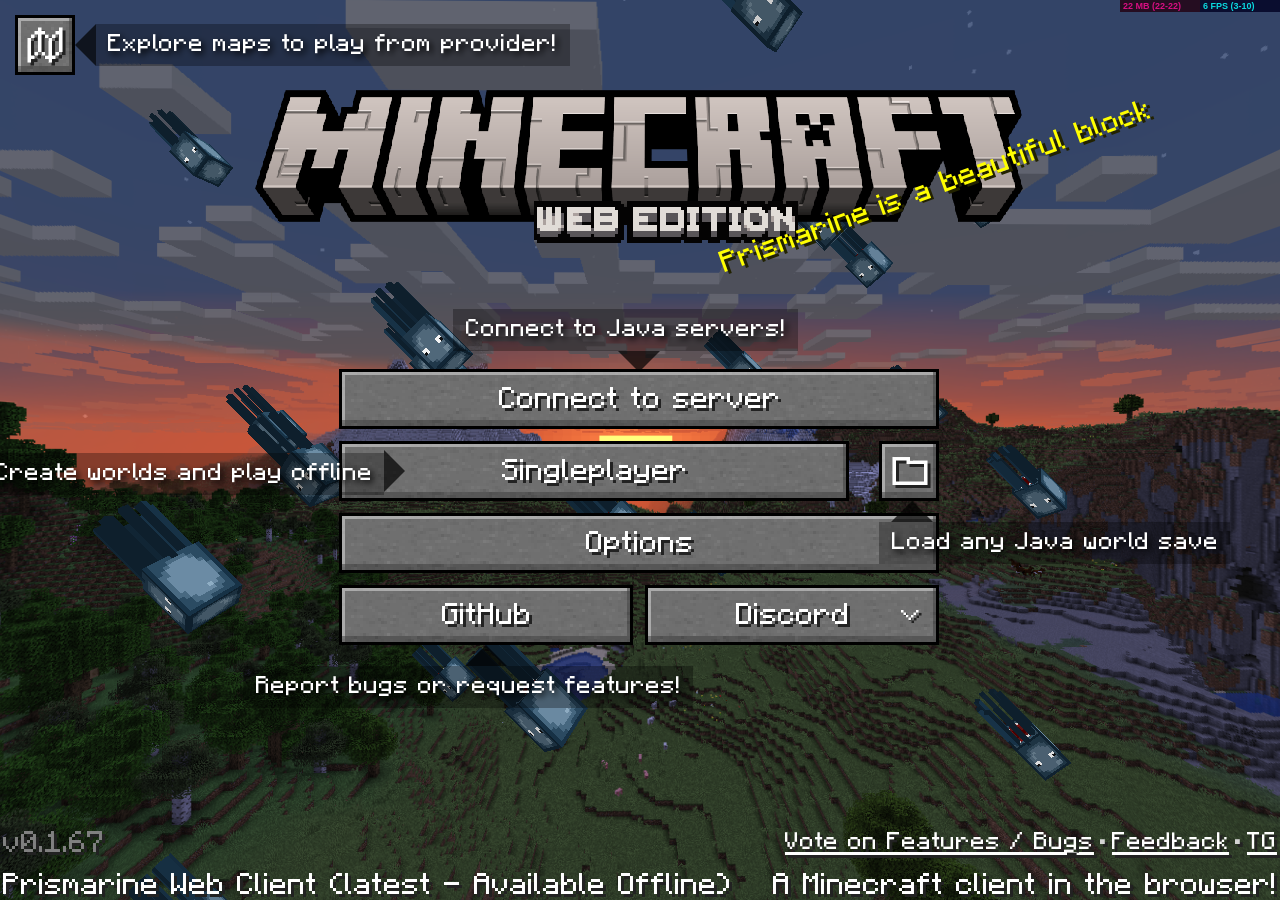
<file: index.html>
<!DOCTYPE html>
<html>
  <head>
    <meta name="darkreader-lock">
    <script>
      window.startLoad = Date.now()
      // g663 fix: forbid change of string prototype
      Object.defineProperty(String.prototype, 'format', {
        writable: false,
        configurable: false
      });
      Object.defineProperty(String.prototype, 'replaceAll', {
        writable: false,
        configurable: false
      });
    </script>
    <!-- // #region initial loader -->
    <script async>
      const loadingDiv = /* html */ `
      <div class="initial-loader" style="position: fixed;transition:opacity 0.2s;inset: 0;background:black;display: flex;justify-content: center;align-items: center;font-family: -apple-system, BlinkMacSystemFont, 'Segoe UI', Roboto, Oxygen, Ubuntu, Cantarell, 'Open Sans', 'Helvetica Neue', Arial, Helvetica, sans-serif;gap: 15px;" ontransitionend="this.remove()">
    <div>
        <img src="./loading-bg.jpg" alt="Prismarine Web Client" style="position:fixed;inset:0;width:100%;height:100%;z-index: -2;object-fit: cover;filter: blur(3px);">
        <div style="position: fixed;inset: 0;z-index: -1;background-color: rgba(0, 0, 0, 0.8);"></div>
    </div>
    <div>
        <div style="font-size: calc(var(--font-size) * 1.8);color: lightgray;" class="title">Loading...</div>
        <div style="font-size: var(--font-size);color: rgb(176, 176, 176);margin-top: 3px;text-align: center" class="subtitle">A true Minecraft client in your browser!</div>
    </div>
</div>
`
      const insertLoadingDiv = () => {
          const loadingDivElem = document.createElement('div')
          loadingDivElem.innerHTML = loadingDiv
          if (!window.pageLoaded) {
            document.documentElement.appendChild(loadingDivElem)
          }
          // load error handling
          const onError = (message) => {
            console.log(message)
            if (document.querySelector('.initial-loader') && document.querySelector('.initial-loader').querySelector('.title').textContent !== 'Error') {
              document.querySelector('.initial-loader').querySelector('.title').textContent = 'Error'
              document.querySelector('.initial-loader').querySelector('.subtitle').textContent = message
              if (window.navigator.maxTouchPoints > 1) window.location.hash = '#dev' // show eruda
            }
          }
          window.addEventListener('unhandledrejection', (e) => onError(e.reason))
          window.addEventListener('error', (e) => onError(e.message))
        }
        insertLoadingDiv()
        document.addEventListener('DOMContentLoaded', () => {
          // move loading div to the end of body
          const loadingDivElem = document.querySelector('.initial-loader');
          const newContainer = document.body; // replace with your new container
          if (loadingDivElem) newContainer.appendChild(loadingDivElem);
        })
    </script>
    <script type="module" async>
      const checkLoadEruda = () => {
        if (window.location.hash === '#dev') {
          // todo precache (check offline)?
          import('https://cdn.skypack.dev/eruda').then(({ default: eruda }) => {
            eruda.init()
          })
        }
      }
      checkLoadEruda()
      window.addEventListener('hashchange', (e) => {
        setTimeout(() => {
          checkLoadEruda()
        })
      })
    </script>
    <style>
      html {
        background: black;
      }
      .initial-loader {
          --font-size: 20px;
      }
      @media screen and (min-width: 550px) {
          .initial-loader {
              --font-size: 30px;
          }
      }
      @media screen and (min-width: 950px) {
          .initial-loader {
              --font-size: 50px;
          }
      }
    </style>
    <!-- // #endregion -->
    <!-- <script type="module">
      window.loadPluginScript = async ({ pluginName, script }) => {
        window.loadedPlugins[pluginName] = await import(script)
      }
    </script> -->
    <title>Prismarine Web Client</title>
    <link rel="favicon" href="favicon.png">
    <link rel="icon" type="image/png" href="favicon.png" />
    <link rel="canonical" href="https://mcraft.fun">
    <meta name="description" content="Minecraft web client running in your browser">
    <meta name="keywords" content="Play, Minecraft, Online, Web, Java, Server, Single player, Javascript, PrismarineJS, Voxel, WebGL, Three.js">
    <meta name="date" content="2024-07-11" scheme="YYYY-MM-DD">
    <meta name="language" content="English">
    <meta name="theme-color" content="#349474">
    <meta name='viewport' content='width=device-width, initial-scale=1.0, maximum-scale=1.0, user-scalable=no, viewport-fit=cover'>
    <meta property="og:title" content="Prismarine Web Client" />
    <meta property="og:type" content="website" />
    <meta property="og:image" content="favicon.png" />
    <meta name="format-detection" content="telephone=no">
    <link rel="manifest" href="manifest.json" crossorigin="use-credentials">
  <meta charset="UTF-8"><script defer src="./static/js/lib-polyfill.4c3d4bb4.js"></script><script defer src="./static/js/lib-lodash.6ca29103.js"></script><script defer src="./static/js/lib-react.23d1c0e4.js"></script><script defer src="./static/js/508.4c4c1de5.js"></script><script defer src="./static/js/index.b8436a5c.js"></script><link href="./static/css/508.fdd8e9b7.css" rel="stylesheet"><link href="./static/css/index.63d6c3fb.css" rel="stylesheet"></head>
  <body>
    <div id="react-root"></div>
    <div id="ui-root"></div>
    <!-- inject script -->
  </body>
</html>
</file>
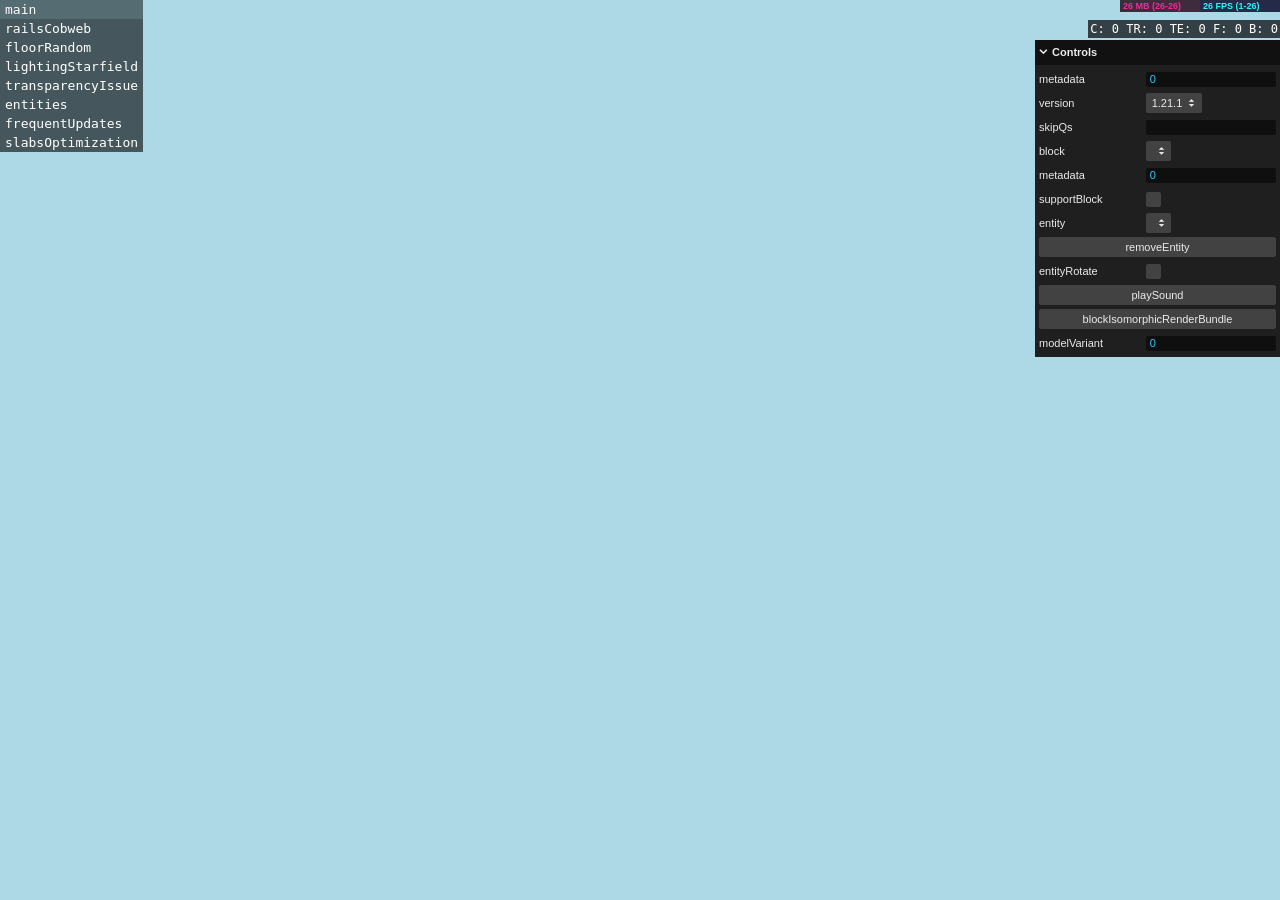
<file: playground/index.html>
<!DOCTYPE html>
<html>
  <head>
    <title>Renderer Playground</title>
    <meta name='viewport' content='width=device-width, initial-scale=1.0, maximum-scale=1.0, user-scalable=no, viewport-fit=cover'>
    <style type="text/css">
      html {
        overflow: hidden;
        background: black;
      }

      html, body {
        height: 100%;

        margin: 0;
        padding: 0;
      }

      canvas {
        height: 100%;
        width: 100%;
        font-size: 0;

        margin: 0;
        padding: 0;
      }
      @font-face {
          font-family: mojangles;
          src: url(../../../assets/mojangles.ttf);
      }
      * {
        user-select: none;
      }
    </style>
    <script>
      if (window.location.pathname.endsWith('playground')) {
        // add trailing slash
        window.location.href = `${window.location.origin}${window.location.pathname}/${window.location.search}`
      }
    </script>
  <meta charset="UTF-8"><script defer src="./static/js/lib-polyfill.b0fb4827.js"></script><script defer src="./static/js/lib-react.ad28f5bd.js"></script><script defer src="./static/js/lib-lodash.da5a12e1.js"></script><script defer src="./static/js/644.7536aa53.js"></script><script defer src="./static/js/index.65a4a30a.js"></script><link href="./static/css/index.3484b02b.css" rel="stylesheet"></head>
  <body>
    <div id="root"></div>
  </body>
</html>
</file>
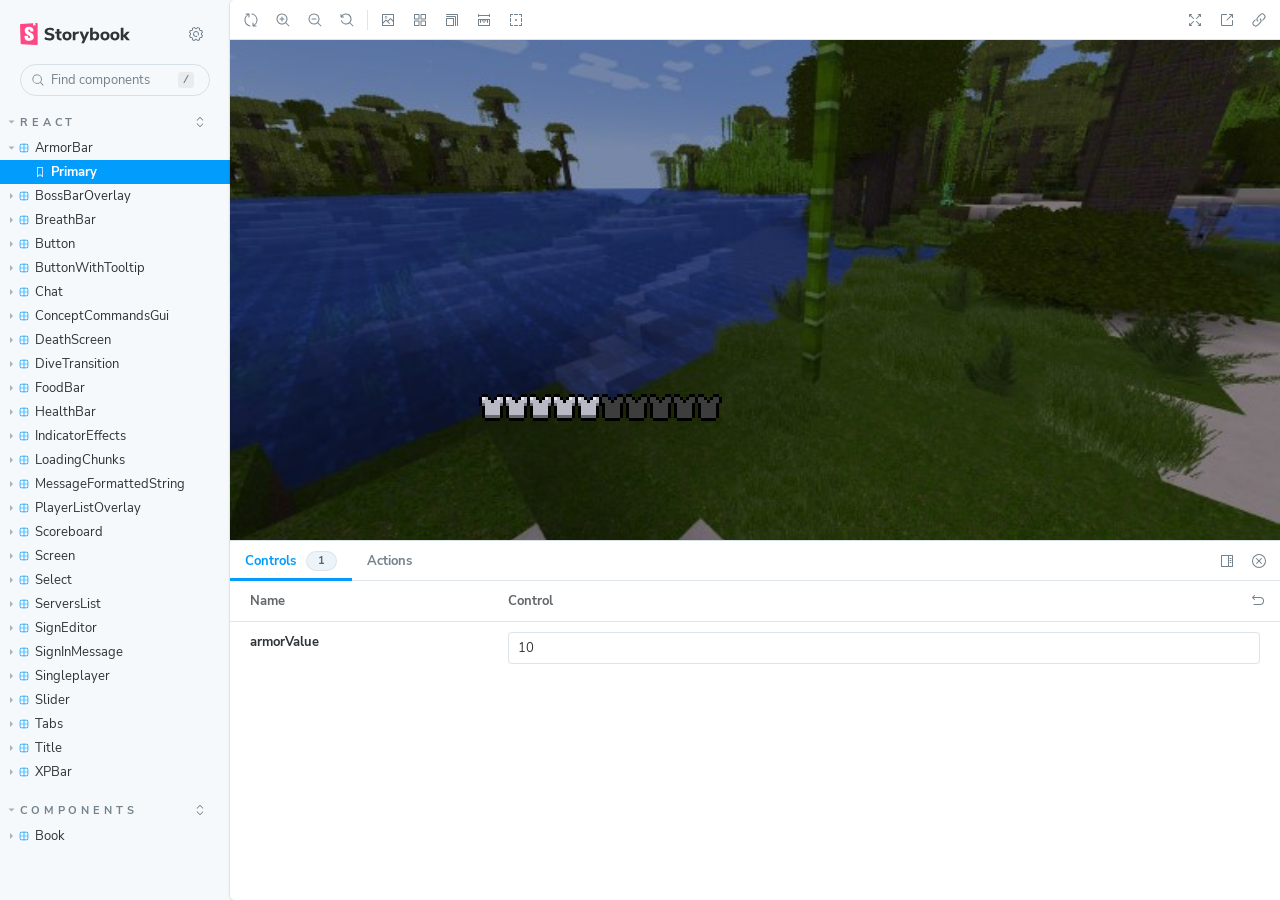
<file: storybook/index.html>
<!DOCTYPE html>
<html lang="en">
  <head>
    <meta charset="utf-8" />

    <title>@storybook/cli - Storybook</title>
    <meta name="viewport" content="width=device-width, initial-scale=1" />

    
    <link rel="icon" type="image/svg+xml" href="./favicon.svg" />
    
    <link
      rel="prefetch"
      href="./sb-common-assets/nunito-sans-regular.woff2"
      as="font"
      type="font/woff2"
      crossorigin
    />
    <link
      rel="prefetch"
      href="./sb-common-assets/nunito-sans-bold.woff2"
      as="font"
      type="font/woff2"
      crossorigin
    />
    <link rel="stylesheet" href="./sb-common-assets/fonts.css" />

    <link href="./sb-manager/runtime.js" rel="modulepreload" />

    
    <link href="./sb-addons/links-0/manager-bundle.js" rel="modulepreload" />
    
    <link href="./sb-addons/essentials-controls-1/manager-bundle.js" rel="modulepreload" />
    
    <link href="./sb-addons/essentials-actions-2/manager-bundle.js" rel="modulepreload" />
    
    <link href="./sb-addons/essentials-backgrounds-3/manager-bundle.js" rel="modulepreload" />
    
    <link href="./sb-addons/essentials-viewport-4/manager-bundle.js" rel="modulepreload" />
    
    <link href="./sb-addons/essentials-toolbars-5/manager-bundle.js" rel="modulepreload" />
    
    <link href="./sb-addons/essentials-measure-6/manager-bundle.js" rel="modulepreload" />
    
    <link href="./sb-addons/essentials-outline-7/manager-bundle.js" rel="modulepreload" />
       

    <style>
      #storybook-root[hidden] {
        display: none !important;
      }
    </style>

    
  </head>
  <body>
    <div id="root"></div>

    
    <script>
      
        
          window['FEATURES'] = {
  "warnOnLegacyHierarchySeparator": true,
  "buildStoriesJson": false,
  "storyStoreV7": true,
  "argTypeTargetsV7": true,
  "legacyDecoratorFileOrder": false
};
        
      
        
          window['REFS'] = {};
        
      
        
          window['LOGLEVEL'] = "info";
        
      
        
          window['DOCS_OPTIONS'] = {
  "defaultName": "Docs",
  "autodocs": "tag"
};
        
      
        
          window['CONFIG_TYPE'] = "PRODUCTION";
        
      
        
      
        
      
    </script>
    

    <script type="module">
      import './sb-manager/runtime.js';

      
      import './sb-addons/links-0/manager-bundle.js';
      
      import './sb-addons/essentials-controls-1/manager-bundle.js';
      
      import './sb-addons/essentials-actions-2/manager-bundle.js';
      
      import './sb-addons/essentials-backgrounds-3/manager-bundle.js';
      
      import './sb-addons/essentials-viewport-4/manager-bundle.js';
      
      import './sb-addons/essentials-toolbars-5/manager-bundle.js';
      
      import './sb-addons/essentials-measure-6/manager-bundle.js';
      
      import './sb-addons/essentials-outline-7/manager-bundle.js';
      
    </script>

    <link href="./sb-preview/runtime.js" rel="prefetch" as="script" />
  </body>
</html>
</file>
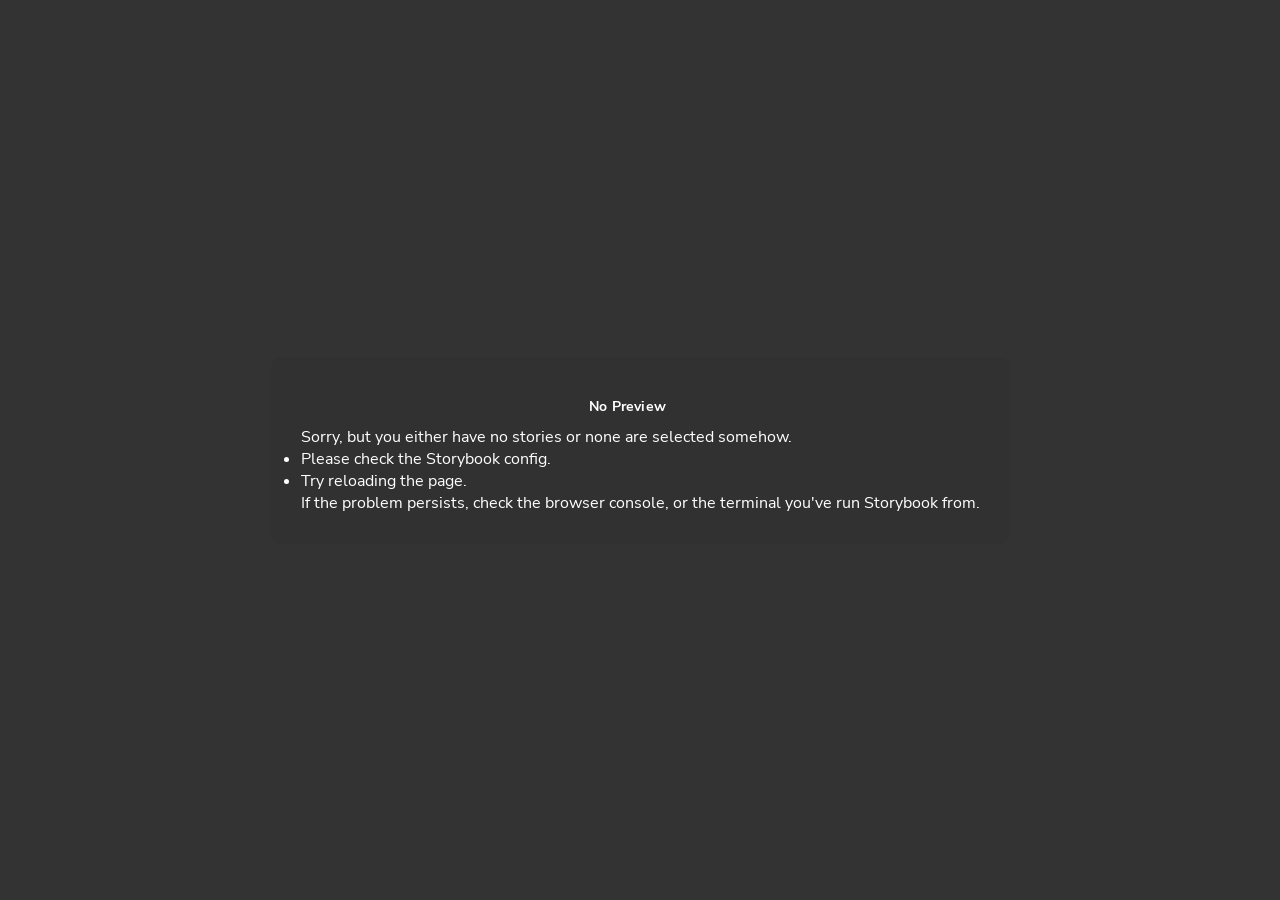
<file: storybook/iframe.html>
<!DOCTYPE html>
<!--suppress HtmlUnknownTarget -->
<html lang="en">

<head>
  <meta charset="utf-8" />
  <title>Storybook</title>
  <meta name="viewport" content="width=device-width, initial-scale=1" />

  <link rel="prefetch" href="./sb-common-assets/nunito-sans-regular.woff2" as="font" type="font/woff2" crossorigin />
  <link rel="prefetch" href="./sb-common-assets/nunito-sans-italic.woff2" as="font" type="font/woff2" crossorigin />
  <link rel="prefetch" href="./sb-common-assets/nunito-sans-bold.woff2" as="font" type="font/woff2" crossorigin />
  <link rel="prefetch" href="./sb-common-assets/nunito-sans-bold-italic.woff2" as="font" type="font/woff2" crossorigin />
  <link rel="stylesheet" href="./sb-common-assets/fonts.css" />

  <script>
    window.CONFIG_TYPE = 'PRODUCTION';
    window.LOGLEVEL = 'info';
    window.FRAMEWORK_OPTIONS = {};
    window.CHANNEL_OPTIONS = {};
    window.FEATURES = {"warnOnLegacyHierarchySeparator":true,"buildStoriesJson":false,"storyStoreV7":true,"argTypeTargetsV7":true,"legacyDecoratorFileOrder":false};
    window.STORIES = [{"titlePrefix":"","directory":"./src","files":"**/*.stories.@(js|jsx|mjs|ts|tsx)","importPathMatcher":"^\\.[\\\\/](?:src(?:\\/(?!\\.)(?:(?:(?!(?:^|\\/)\\.).)*?)\\/|\\/|$)(?!\\.)(?=.)[^/]*?\\.stories\\.(js|jsx|mjs|ts|tsx))$"}];
    window.DOCS_OPTIONS = {"defaultName":"Docs","autodocs":"tag"};

    // We do this so that "module && module.hot" etc. in Storybook source code
    // doesn't fail (it will simply be disabled)
    window.module = undefined;
    window.global = window;
  </script>
  <base target="_parent" />

<style>
  /* While we aren't showing the main block yet, but still preparing, we want everything the user
     has rendered, which may or may not be in #storybook-root, to be display none */
  .sb-show-preparing-story:not(.sb-show-main) > :not(.sb-preparing-story) {
    display: none;
  }

  .sb-show-preparing-docs:not(.sb-show-main) > :not(.sb-preparing-docs) {
    display: none;
  }

  /* Hide our own blocks when we aren't supposed to be showing them */
  :not(.sb-show-preparing-story) > .sb-preparing-story,
  :not(.sb-show-preparing-docs) > .sb-preparing-docs,
  :not(.sb-show-nopreview) > .sb-nopreview,
  :not(.sb-show-errordisplay) > .sb-errordisplay {
    display: none;
  }

  .sb-show-main.sb-main-centered {
    margin: 0;
    display: flex;
    align-items: center;
    min-height: 100vh;
  }

  .sb-show-main.sb-main-centered #storybook-root {
    box-sizing: border-box;
    margin: auto;
    padding: 1rem;
    max-height: 100%; /* Hack for centering correctly in IE11 */
  }

  /* Vertical centering fix for IE11 */
  @media screen and (-ms-high-contrast: none), (-ms-high-contrast: active) {
    .sb-show-main.sb-main-centered:after {
      content: '';
      min-height: inherit;
      font-size: 0;
    }
  }

  .sb-show-main.sb-main-fullscreen {
    margin: 0;
    padding: 0;
    display: block;
  }

  .sb-show-main.sb-main-padded {
    margin: 0;
    padding: 1rem;
    display: block;
    box-sizing: border-box;
  }

  .sb-wrapper {
    position: fixed;
    top: 0;
    bottom: 0;
    left: 0;
    right: 0;
    padding: 20px;
    font-family: 'Nunito Sans', -apple-system, '.SFNSText-Regular', 'San Francisco',
      BlinkMacSystemFont, 'Segoe UI', 'Helvetica Neue', Helvetica, Arial, sans-serif;
    -webkit-font-smoothing: antialiased;
    overflow: auto;
  }

  .sb-heading {
    font-size: 14px;
    font-weight: 600;
    letter-spacing: 0.2px;
    margin: 10px 0;
    padding-right: 25px;
  }

  .sb-nopreview {
    display: flex;
    align-content: center;
    justify-content: center;
  }

  .sb-nopreview_main {
    margin: auto;
    padding: 30px;
    border-radius: 10px;
    background: rgba(0, 0, 0, 0.03);
  }

  .sb-nopreview_heading {
    text-align: center;
  }

  .sb-errordisplay {
    border: 20px solid rgb(187, 49, 49);
    background: #222;
    color: #fff;
    z-index: 999999;
  }

  .sb-errordisplay_code {
    padding: 10px;
    background: #000;
    color: #eee;
    font-family: 'Operator Mono', 'Fira Code Retina', 'Fira Code', 'FiraCode-Retina', 'Andale Mono',
      'Lucida Console', Consolas, Monaco, monospace;
  }

  .sb-errordisplay pre {
    white-space: pre-wrap;
  }

  @-webkit-keyframes sb-rotate360 {
    from {
      transform: rotate(0deg);
    }
    to {
      transform: rotate(360deg);
    }
  }
  @keyframes sb-rotate360 {
    from {
      transform: rotate(0deg);
    }
    to {
      transform: rotate(360deg);
    }
  }
  @-webkit-keyframes sb-glow {
    0%,
    100% {
      opacity: 1;
    }
    50% {
      opacity: 0.4;
    }
  }
  @keyframes sb-glow {
    0%,
    100% {
      opacity: 1;
    }
    50% {
      opacity: 0.4;
    }
  }

  /* We display the preparing loaders *over* the rendering story */
  .sb-preparing-story,
  .sb-preparing-docs {
    background-color: white;
    /* Maximum possible z-index. It would be better to use stacking contexts to ensure it's always
    on top, but this isn't possible as it would require making CSS changes that could affect user code */
    z-index: 2147483647;
  }

  .sb-loader {
    -webkit-animation: sb-rotate360 0.7s linear infinite;
    animation: sb-rotate360 0.7s linear infinite;
    border-color: rgba(97, 97, 97, 0.29);
    border-radius: 50%;
    border-style: solid;
    border-top-color: #646464;
    border-width: 2px;
    display: inline-block;
    height: 32px;
    left: 50%;
    margin-left: -16px;
    margin-top: -16px;
    mix-blend-mode: difference;
    overflow: hidden;
    position: absolute;
    top: 50%;
    transition: all 200ms ease-out;
    vertical-align: top;
    width: 32px;
    z-index: 4;
  }

  .sb-previewBlock {
    background: #fff;
    border: 1px solid rgba(0, 0, 0, 0.1);
    border-radius: 4px;
    box-shadow: rgba(0, 0, 0, 0.1) 0 1px 3px 0;
    margin: 25px auto 40px;
    max-width: 600px;
  }

  .sb-previewBlock_header {
    align-items: center;
    box-shadow: rgba(0, 0, 0, 0.1) 0 -1px 0 0 inset;
    display: flex;
    gap: 14px;
    height: 40px;
    padding: 0 12px;
  }

  .sb-previewBlock_icon {
    -webkit-animation: sb-glow 1.5s ease-in-out infinite;
    animation: sb-glow 1.5s ease-in-out infinite;
    background: #e6e6e6;
    height: 14px;
    width: 14px;
  }
  .sb-previewBlock_icon:last-child {
    margin-left: auto;
  }

  .sb-previewBlock_body {
    -webkit-animation: sb-glow 1.5s ease-in-out infinite;
    animation: sb-glow 1.5s ease-in-out infinite;
    height: 182px;
    position: relative;
  }

  .sb-argstableBlock {
    border-collapse: collapse;
    border-spacing: 0;
    font-size: 13px;
    line-height: 20px;
    margin: 25px auto 40px;
    max-width: 600px;
    text-align: left;
    width: 100%;
  }
  .sb-argstableBlock th:first-of-type,
  .sb-argstableBlock td:first-of-type {
    padding-left: 20px;
  }
  .sb-argstableBlock th:nth-of-type(2),
  .sb-argstableBlock td:nth-of-type(2) {
    width: 35%;
  }
  .sb-argstableBlock th:nth-of-type(3),
  .sb-argstableBlock td:nth-of-type(3) {
    width: 15%;
  }
  .sb-argstableBlock th:last-of-type,
  .sb-argstableBlock td:last-of-type {
    width: 25%;
    padding-right: 20px;
  }
  .sb-argstableBlock th span,
  .sb-argstableBlock td span {
    -webkit-animation: sb-glow 1.5s ease-in-out infinite;
    animation: sb-glow 1.5s ease-in-out infinite;
    background-color: rgba(0, 0, 0, 0.1);
    border-radius: 0;
    box-shadow: none;
    color: transparent;
  }
  .sb-argstableBlock th {
    padding: 10px 15px;
  }

  .sb-argstableBlock-body {
    border-radius: 4px;
    box-shadow: rgba(0, 0, 0, 0.1) 0 1px 3px 1px, rgba(0, 0, 0, 0.065) 0 0 0 1px;
  }
  .sb-argstableBlock-body tr {
    background: transparent;
    overflow: hidden;
  }
  .sb-argstableBlock-body tr:not(:first-child) {
    border-top: 1px solid #e6e6e6;
  }
  .sb-argstableBlock-body tr:first-child td:first-child {
    border-top-left-radius: 4px;
  }
  .sb-argstableBlock-body tr:first-child td:last-child {
    border-top-right-radius: 4px;
  }
  .sb-argstableBlock-body tr:last-child td:first-child {
    border-bottom-left-radius: 4px;
  }
  .sb-argstableBlock-body tr:last-child td:last-child {
    border-bottom-right-radius: 4px;
  }
  .sb-argstableBlock-body td {
    background: #fff;
    padding-bottom: 10px;
    padding-top: 10px;
    vertical-align: top;
  }
  .sb-argstableBlock-body td:not(:first-of-type) {
    padding-left: 15px;
    padding-right: 15px;
  }
  .sb-argstableBlock-body button {
    -webkit-animation: sb-glow 1.5s ease-in-out infinite;
    animation: sb-glow 1.5s ease-in-out infinite;
    background-color: rgba(0, 0, 0, 0.1);
    border: 0;
    border-radius: 0;
    box-shadow: none;
    color: transparent;
    display: inline;
    font-size: 12px;
    line-height: 1;
    padding: 10px 16px;
  }

  .sb-argstableBlock-summary {
    margin-top: 4px;
  }

  .sb-argstableBlock-code {
    margin-right: 4px;
    margin-bottom: 4px;
    padding: 2px 5px;
  }
</style>

<script>
  /* globals window */
  /* eslint-disable no-underscore-dangle */
  try {
    if (window.top !== window) {
      window.__REACT_DEVTOOLS_GLOBAL_HOOK__ = window.top.__REACT_DEVTOOLS_GLOBAL_HOOK__;
      window.__VUE_DEVTOOLS_GLOBAL_HOOK__ = window.top.__VUE_DEVTOOLS_GLOBAL_HOOK__;
      window.top.__VUE_DEVTOOLS_CONTEXT__ = window.document;
    }
  } catch (e) {
    // eslint-disable-next-line no-console
    console.warn('unable to connect to top frame for connecting dev tools');
  }
</script>

  <script type="module" crossorigin src="./assets/iframe-40bc27c8.js"></script>
</head>

<body>
  <div class="sb-preparing-story sb-wrapper">
  <div class="sb-loader"></div>
</div>

<div class="sb-preparing-docs sb-wrapper">
  <div class="sb-previewBlock">
    <div class="sb-previewBlock_header">
      <div class="sb-previewBlock_icon"></div>
      <div class="sb-previewBlock_icon"></div>
      <div class="sb-previewBlock_icon"></div>
      <div class="sb-previewBlock_icon"></div>
    </div>
    <div class="sb-previewBlock_body">
      <div class="sb-loader"></div>
    </div>
  </div>
  <table aria-hidden="true" class="sb-argstableBlock">
    <thead class="sb-argstableBlock-head">
      <tr>
        <th><span>Name</span></th>
        <th><span>Description</span></th>
        <th><span>Default</span></th>
        <th><span>Control </span></th>
      </tr>
    </thead>
    <tbody class="sb-argstableBlock-body">
      <tr>
        <td><span>propertyName</span><span title="Required">*</span></td>
        <td>
          <div><span>This is a short description</span></div>
          <div class="sb-argstableBlock-summary">
            <div><span class="sb-argstableBlock-code">summary</span></div>
          </div>
        </td>
        <td>
          <div><span class="sb-argstableBlock-code">defaultValue</span></div>
        </td>
        <td><button>Set string</button></td>
      </tr>
      <tr>
        <td><span>propertyName</span><span>*</span></td>
        <td>
          <div><span>This is a short description</span></div>
          <div class="sb-argstableBlock-summary">
            <div><span class="sb-argstableBlock-code">summary</span></div>
          </div>
        </td>
        <td>
          <div><span class="sb-argstableBlock-code">defaultValue</span></div>
        </td>
        <td><button>Set string</button></td>
      </tr>
      <tr>
        <td><span>propertyName</span><span>*</span></td>
        <td>
          <div><span>This is a short description</span></div>
          <div class="sb-argstableBlock-summary">
            <div><span class="sb-argstableBlock-code">summary</span></div>
          </div>
        </td>
        <td>
          <div><span class="sb-argstableBlock-code">defaultValue</span></div>
        </td>
        <td><button>Set string</button></td>
      </tr>
    </tbody>
  </table>
</div>

<div class="sb-nopreview sb-wrapper">
  <div class="sb-nopreview_main">
    <h1 class="sb-nopreview_heading sb-heading">No Preview</h1>
    <p>Sorry, but you either have no stories or none are selected somehow.</p>
    <ul>
      <li>Please check the Storybook config.</li>
      <li>Try reloading the page.</li>
    </ul>
    <p>
      If the problem persists, check the browser console, or the terminal you've run Storybook from.
    </p>
  </div>
</div>

<div class="sb-errordisplay sb-wrapper">
  <pre id="error-message" class="sb-heading"></pre>
  <pre class="sb-errordisplay_code"><code id="error-stack"></code></pre>
</div>

  <div id="storybook-root"></div>
  <div id="storybook-docs"></div>
  
  
</body>

</html>
</file>
<file: static/css/508.fdd8e9b7.css>
@font-face{font-family:pixelart-icons-font;src:url([data-uri]) format("woff2"),url([data-uri]) format("woff"),url(./static/font/pixelart-icons-font.8e870108.ttf) format("truetype"),}[class^=pixelart-icons-font-],[class*=\ pixelart-icons-font-]{-webkit-font-smoothing:antialiased;-moz-osx-font-smoothing:grayscale;font-style:normal;font-family:pixelart-icons-font!important}.pixelart-icons-font-4g:before{content:""}.pixelart-icons-font-4k-box:before{content:""}.pixelart-icons-font-4k:before{content:""}.pixelart-icons-font-5g:before{content:""}.pixelart-icons-font-ab-testing:before{content:""}.pixelart-icons-font-ac:before{content:""}.pixelart-icons-font-add-box-multiple:before{content:""}.pixelart-icons-font-add-box:before{content:""}.pixelart-icons-font-add-col:before{content:""}.pixelart-icons-font-add-grid:before{content:""}.pixelart-icons-font-add-row:before{content:""}.pixelart-icons-font-alert:before{content:""}.pixelart-icons-font-align-center:before{content:""}.pixelart-icons-font-align-justify:before{content:""}.pixelart-icons-font-align-left:before{content:""}.pixelart-icons-font-align-right:before{content:""}.pixelart-icons-font-analytics:before{content:""}.pixelart-icons-font-anchor:before{content:""}.pixelart-icons-font-android:before{content:""}.pixelart-icons-font-animation:before{content:""}.pixelart-icons-font-archive:before{content:""}.pixelart-icons-font-arrow-bar-down:before{content:""}.pixelart-icons-font-arrow-bar-left:before{content:""}.pixelart-icons-font-arrow-bar-right:before{content:""}.pixelart-icons-font-arrow-bar-up:before{content:""}.pixelart-icons-font-arrow-down-box:before{content:""}.pixelart-icons-font-arrow-down:before{content:""}.pixelart-icons-font-arrow-left-box:before{content:""}.pixelart-icons-font-arrow-left:before{content:""}.pixelart-icons-font-arrow-right-box:before{content:""}.pixelart-icons-font-arrow-right:before{content:""}.pixelart-icons-font-arrow-up-box:before{content:""}.pixelart-icons-font-arrow-up:before{content:""}.pixelart-icons-font-arrows-horizontal:before{content:""}.pixelart-icons-font-arrows-vertical:before{content:""}.pixelart-icons-font-art-text:before{content:""}.pixelart-icons-font-article-multiple:before{content:""}.pixelart-icons-font-article:before{content:""}.pixelart-icons-font-aspect-ratio:before{content:""}.pixelart-icons-font-at:before{content:""}.pixelart-icons-font-attachment:before{content:""}.pixelart-icons-font-audio-device:before{content:""}.pixelart-icons-font-avatar:before{content:""}.pixelart-icons-font-backburger:before{content:""}.pixelart-icons-font-battery-1:before{content:""}.pixelart-icons-font-battery-2:before{content:""}.pixelart-icons-font-battery-charging:before{content:""}.pixelart-icons-font-battery-full:before{content:""}.pixelart-icons-font-battery:before{content:""}.pixelart-icons-font-bed:before{content:""}.pixelart-icons-font-bitcoin:before{content:""}.pixelart-icons-font-bluetooth:before{content:""}.pixelart-icons-font-book-open:before{content:""}.pixelart-icons-font-book:before{content:""}.pixelart-icons-font-bookmark:before{content:""}.pixelart-icons-font-bookmarks:before{content:""}.pixelart-icons-font-briefcase-account:before{content:""}.pixelart-icons-font-briefcase-check:before{content:""}.pixelart-icons-font-briefcase-delete:before{content:""}.pixelart-icons-font-briefcase-download:before{content:""}.pixelart-icons-font-briefcase-minus:before{content:""}.pixelart-icons-font-briefcase-plus:before{content:""}.pixelart-icons-font-briefcase-search-1:before{content:""}.pixelart-icons-font-briefcase-search:before{content:""}.pixelart-icons-font-briefcase-upload:before{content:""}.pixelart-icons-font-briefcase:before{content:""}.pixelart-icons-font-bug:before{content:""}.pixelart-icons-font-building-community:before{content:""}.pixelart-icons-font-building-skyscraper:before{content:""}.pixelart-icons-font-building:before{content:""}.pixelart-icons-font-buildings:before{content:""}.pixelart-icons-font-bulletlist:before{content:""}.pixelart-icons-font-bullseye-arrow:before{content:""}.pixelart-icons-font-bullseye:before{content:""}.pixelart-icons-font-bus:before{content:""}.pixelart-icons-font-cake:before{content:""}.pixelart-icons-font-calculator:before{content:""}.pixelart-icons-font-calendar-alert:before{content:""}.pixelart-icons-font-calendar-arrow-left:before{content:""}.pixelart-icons-font-calendar-arrow-right:before{content:""}.pixelart-icons-font-calendar-check:before{content:""}.pixelart-icons-font-calendar-export:before{content:""}.pixelart-icons-font-calendar-grid:before{content:""}.pixelart-icons-font-calendar-import:before{content:""}.pixelart-icons-font-calendar-minus:before{content:""}.pixelart-icons-font-calendar-month:before{content:""}.pixelart-icons-font-calendar-multiple-check:before{content:""}.pixelart-icons-font-calendar-multiple:before{content:""}.pixelart-icons-font-calendar-plus:before{content:""}.pixelart-icons-font-calendar-range:before{content:""}.pixelart-icons-font-calendar-remove:before{content:""}.pixelart-icons-font-calendar-search:before{content:""}.pixelart-icons-font-calendar-sort-ascending:before{content:""}.pixelart-icons-font-calendar-sort-descending:before{content:""}.pixelart-icons-font-calendar-text:before{content:""}.pixelart-icons-font-calendar-today:before{content:""}.pixelart-icons-font-calendar-tomorrow:before{content:""}.pixelart-icons-font-calendar-week-begin:before{content:""}.pixelart-icons-font-calendar-week:before{content:""}.pixelart-icons-font-calendar-weekend:before{content:""}.pixelart-icons-font-calendar:before{content:""}.pixelart-icons-font-camera-add:before{content:""}.pixelart-icons-font-camera-alt:before{content:""}.pixelart-icons-font-camera-face:before{content:""}.pixelart-icons-font-camera:before{content:""}.pixelart-icons-font-car:before{content:""}.pixelart-icons-font-card-id:before{content:""}.pixelart-icons-font-card-plus:before{content:""}.pixelart-icons-font-card-stack:before{content:""}.pixelart-icons-font-card-text:before{content:""}.pixelart-icons-font-card:before{content:""}.pixelart-icons-font-cart:before{content:""}.pixelart-icons-font-cast:before{content:""}.pixelart-icons-font-cellular-signal-0:before{content:""}.pixelart-icons-font-cellular-signal-1:before{content:""}.pixelart-icons-font-cellular-signal-2:before{content:""}.pixelart-icons-font-cellular-signal-3:before{content:""}.pixelart-icons-font-cellular-signal-off:before{content:""}.pixelart-icons-font-chart-add:before{content:""}.pixelart-icons-font-chart-bar:before{content:""}.pixelart-icons-font-chart-delete:before{content:""}.pixelart-icons-font-chart-minus:before{content:""}.pixelart-icons-font-chart-multiple:before{content:""}.pixelart-icons-font-chart:before{content:""}.pixelart-icons-font-chat:before{content:""}.pixelart-icons-font-check-double:before{content:""}.pixelart-icons-font-check:before{content:""}.pixelart-icons-font-checkbox-on:before{content:""}.pixelart-icons-font-checkbox:before{content:""}.pixelart-icons-font-checklist:before{content:""}.pixelart-icons-font-chess:before{content:""}.pixelart-icons-font-chevron-down:before{content:""}.pixelart-icons-font-chevron-left:before{content:""}.pixelart-icons-font-chevron-right:before{content:""}.pixelart-icons-font-chevron-up:before{content:""}.pixelart-icons-font-chevrons-horizontal:before{content:""}.pixelart-icons-font-chevrons-vertical:before{content:""}.pixelart-icons-font-circle:before{content:""}.pixelart-icons-font-clipboard:before{content:""}.pixelart-icons-font-clock:before{content:""}.pixelart-icons-font-close-box:before{content:""}.pixelart-icons-font-close:before{content:""}.pixelart-icons-font-cloud-done:before{content:""}.pixelart-icons-font-cloud-download:before{content:""}.pixelart-icons-font-cloud-moon:before{content:""}.pixelart-icons-font-cloud-sun:before{content:""}.pixelart-icons-font-cloud-upload:before{content:""}.pixelart-icons-font-cloud:before{content:""}.pixelart-icons-font-cocktail:before{content:""}.pixelart-icons-font-code:before{content:""}.pixelart-icons-font-coffee-alt:before{content:""}.pixelart-icons-font-coffee:before{content:""}.pixelart-icons-font-coin:before{content:""}.pixelart-icons-font-collapse:before{content:""}.pixelart-icons-font-colors-swatch:before{content:""}.pixelart-icons-font-command:before{content:""}.pixelart-icons-font-comment:before{content:""}.pixelart-icons-font-contact-delete:before{content:""}.pixelart-icons-font-contact-multiple:before{content:""}.pixelart-icons-font-contact-plus:before{content:""}.pixelart-icons-font-contact:before{content:""}.pixelart-icons-font-copy:before{content:""}.pixelart-icons-font-corner-down-left:before{content:""}.pixelart-icons-font-corner-down-right:before{content:""}.pixelart-icons-font-corner-left-down:before{content:""}.pixelart-icons-font-corner-left-up:before{content:""}.pixelart-icons-font-corner-right-down:before{content:""}.pixelart-icons-font-corner-right-up:before{content:""}.pixelart-icons-font-corner-up-left:before{content:""}.pixelart-icons-font-corner-up-right:before{content:""}.pixelart-icons-font-credit-card-delete:before{content:""}.pixelart-icons-font-credit-card-minus:before{content:""}.pixelart-icons-font-credit-card-multiple:before{content:""}.pixelart-icons-font-credit-card-plus:before{content:""}.pixelart-icons-font-credit-card-settings:before{content:""}.pixelart-icons-font-credit-card-wireless:before{content:""}.pixelart-icons-font-credit-card:before{content:""}.pixelart-icons-font-crop:before{content:""}.pixelart-icons-font-cut:before{content:""}.pixelart-icons-font-dashbaord:before{content:""}.pixelart-icons-font-debug-check:before{content:""}.pixelart-icons-font-debug-off:before{content:""}.pixelart-icons-font-debug-pause:before{content:""}.pixelart-icons-font-debug-play:before{content:""}.pixelart-icons-font-debug-stop:before{content:""}.pixelart-icons-font-debug:before{content:""}.pixelart-icons-font-delete:before{content:""}.pixelart-icons-font-deskphone:before{content:""}.pixelart-icons-font-device-laptop:before{content:""}.pixelart-icons-font-device-phone:before{content:""}.pixelart-icons-font-device-tablet:before{content:""}.pixelart-icons-font-device-tv-smart:before{content:""}.pixelart-icons-font-device-tv:before{content:""}.pixelart-icons-font-device-vibrate:before{content:""}.pixelart-icons-font-device-watch:before{content:""}.pixelart-icons-font-devices:before{content:""}.pixelart-icons-font-dice:before{content:""}.pixelart-icons-font-dollar:before{content:""}.pixelart-icons-font-downasaur:before{content:""}.pixelart-icons-font-download:before{content:""}.pixelart-icons-font-draft:before{content:""}.pixelart-icons-font-drag-and-drop:before{content:""}.pixelart-icons-font-drop-area:before{content:""}.pixelart-icons-font-drop-full:before{content:""}.pixelart-icons-font-drop-half:before{content:""}.pixelart-icons-font-drop:before{content:""}.pixelart-icons-font-duplicate-alt:before{content:""}.pixelart-icons-font-duplicate:before{content:""}.pixelart-icons-font-edit-box:before{content:""}.pixelart-icons-font-edit:before{content:""}.pixelart-icons-font-euro:before{content:""}.pixelart-icons-font-expand:before{content:""}.pixelart-icons-font-external-link:before{content:""}.pixelart-icons-font-eye-closed:before{content:""}.pixelart-icons-font-eye:before{content:""}.pixelart-icons-font-file-alt:before{content:""}.pixelart-icons-font-file-delete:before{content:""}.pixelart-icons-font-file-flash:before{content:""}.pixelart-icons-font-file-minus:before{content:""}.pixelart-icons-font-file-multiple:before{content:""}.pixelart-icons-font-file-off:before{content:""}.pixelart-icons-font-file-plus:before{content:""}.pixelart-icons-font-file:before{content:""}.pixelart-icons-font-fill-half:before{content:""}.pixelart-icons-font-fill:before{content:""}.pixelart-icons-font-flag:before{content:""}.pixelart-icons-font-flatten:before{content:""}.pixelart-icons-font-flip-to-back:before{content:""}.pixelart-icons-font-flip-to-front:before{content:""}.pixelart-icons-font-float-center:before{content:""}.pixelart-icons-font-float-left:before{content:""}.pixelart-icons-font-float-right:before{content:""}.pixelart-icons-font-folder-minus:before{content:""}.pixelart-icons-font-folder-plus:before{content:""}.pixelart-icons-font-folder-x:before{content:""}.pixelart-icons-font-folder:before{content:""}.pixelart-icons-font-forward:before{content:""}.pixelart-icons-font-forwardburger:before{content:""}.pixelart-icons-font-frame-add:before{content:""}.pixelart-icons-font-frame-check:before{content:""}.pixelart-icons-font-frame-delete:before{content:""}.pixelart-icons-font-frame-minus:before{content:""}.pixelart-icons-font-frame:before{content:""}.pixelart-icons-font-gamepad:before{content:""}.pixelart-icons-font-gif:before{content:""}.pixelart-icons-font-gift:before{content:""}.pixelart-icons-font-git-branch:before{content:""}.pixelart-icons-font-git-commit:before{content:""}.pixelart-icons-font-git-merge:before{content:""}.pixelart-icons-font-git-pull-request:before{content:""}.pixelart-icons-font-github-2:before{content:""}.pixelart-icons-font-github:before{content:""}.pixelart-icons-font-gps:before{content:""}.pixelart-icons-font-grid:before{content:""}.pixelart-icons-font-group:before{content:""}.pixelart-icons-font-hd:before{content:""}.pixelart-icons-font-headphone:before{content:""}.pixelart-icons-font-headset:before{content:""}.pixelart-icons-font-heart:before{content:""}.pixelart-icons-font-hidden:before{content:""}.pixelart-icons-font-home:before{content:""}.pixelart-icons-font-hourglass:before{content:""}.pixelart-icons-font-hq:before{content:""}.pixelart-icons-font-human-handsdown:before{content:""}.pixelart-icons-font-human-handsup:before{content:""}.pixelart-icons-font-human-height-alt:before{content:""}.pixelart-icons-font-human-height:before{content:""}.pixelart-icons-font-human-run:before{content:""}.pixelart-icons-font-human:before{content:""}.pixelart-icons-font-image-arrow-right:before{content:""}.pixelart-icons-font-image-broken:before{content:""}.pixelart-icons-font-image-delete:before{content:""}.pixelart-icons-font-image-flash:before{content:""}.pixelart-icons-font-image-frame:before{content:""}.pixelart-icons-font-image-gallery:before{content:""}.pixelart-icons-font-image-multiple:before{content:""}.pixelart-icons-font-image-new:before{content:""}.pixelart-icons-font-image-plus:before{content:""}.pixelart-icons-font-image:before{content:""}.pixelart-icons-font-inbox-all:before{content:""}.pixelart-icons-font-inbox-full:before{content:""}.pixelart-icons-font-inbox:before{content:""}.pixelart-icons-font-info-box:before{content:""}.pixelart-icons-font-invert:before{content:""}.pixelart-icons-font-iso:before{content:""}.pixelart-icons-font-kanban:before{content:""}.pixelart-icons-font-keyboard:before{content:""}.pixelart-icons-font-label-alt-multiple:before{content:""}.pixelart-icons-font-label-alt:before{content:""}.pixelart-icons-font-label-sharp:before{content:""}.pixelart-icons-font-label:before{content:""}.pixelart-icons-font-layout-align-bottom:before{content:""}.pixelart-icons-font-layout-align-left:before{content:""}.pixelart-icons-font-layout-align-right:before{content:""}.pixelart-icons-font-layout-align-top:before{content:""}.pixelart-icons-font-layout-columns:before{content:""}.pixelart-icons-font-layout-distribute-horizontal:before{content:""}.pixelart-icons-font-layout-distribute-vertical:before{content:""}.pixelart-icons-font-layout-footer:before{content:""}.pixelart-icons-font-layout-header:before{content:""}.pixelart-icons-font-layout-rows:before{content:""}.pixelart-icons-font-layout-sidebar-left:before{content:""}.pixelart-icons-font-layout-sidebar-right:before{content:""}.pixelart-icons-font-layout:before{content:""}.pixelart-icons-font-lightbulb-2:before{content:""}.pixelart-icons-font-lightbulb-on:before{content:""}.pixelart-icons-font-lightbulb:before{content:""}.pixelart-icons-font-link:before{content:""}.pixelart-icons-font-list-box:before{content:""}.pixelart-icons-font-list:before{content:""}.pixelart-icons-font-loader:before{content:""}.pixelart-icons-font-lock-open:before{content:""}.pixelart-icons-font-lock:before{content:""}.pixelart-icons-font-login:before{content:""}.pixelart-icons-font-logout:before{content:""}.pixelart-icons-font-luggage:before{content:""}.pixelart-icons-font-mail-arrow-right:before{content:""}.pixelart-icons-font-mail-check:before{content:""}.pixelart-icons-font-mail-delete:before{content:""}.pixelart-icons-font-mail-flash:before{content:""}.pixelart-icons-font-mail-multiple:before{content:""}.pixelart-icons-font-mail-off:before{content:""}.pixelart-icons-font-mail-unread:before{content:""}.pixelart-icons-font-mail:before{content:""}.pixelart-icons-font-map:before{content:""}.pixelart-icons-font-mastodon:before{content:""}.pixelart-icons-font-membercard:before{content:""}.pixelart-icons-font-menu:before{content:""}.pixelart-icons-font-message-arrow-left:before{content:""}.pixelart-icons-font-message-arrow-right:before{content:""}.pixelart-icons-font-message-bookmark:before{content:""}.pixelart-icons-font-message-clock:before{content:""}.pixelart-icons-font-message-delete:before{content:""}.pixelart-icons-font-message-flash:before{content:""}.pixelart-icons-font-message-image:before{content:""}.pixelart-icons-font-message-minus:before{content:""}.pixelart-icons-font-message-plus:before{content:""}.pixelart-icons-font-message-processing:before{content:""}.pixelart-icons-font-message-reply:before{content:""}.pixelart-icons-font-message-text:before{content:""}.pixelart-icons-font-message:before{content:""}.pixelart-icons-font-minus:before{content:""}.pixelart-icons-font-missed-call:before{content:""}.pixelart-icons-font-modem:before{content:""}.pixelart-icons-font-money:before{content:""}.pixelart-icons-font-monitor:before{content:""}.pixelart-icons-font-mood-happy:before{content:""}.pixelart-icons-font-mood-neutral:before{content:""}.pixelart-icons-font-mood-sad:before{content:""}.pixelart-icons-font-moon-star:before{content:""}.pixelart-icons-font-moon-stars:before{content:""}.pixelart-icons-font-moon:before{content:""}.pixelart-icons-font-more-horizontal:before{content:""}.pixelart-icons-font-more-vertical:before{content:""}.pixelart-icons-font-mouse:before{content:""}.pixelart-icons-font-move:before{content:""}.pixelart-icons-font-movie:before{content:""}.pixelart-icons-font-music:before{content:""}.pixelart-icons-font-next:before{content:""}.pixelart-icons-font-note-delete:before{content:""}.pixelart-icons-font-note-multiple:before{content:""}.pixelart-icons-font-note-plus:before{content:""}.pixelart-icons-font-note:before{content:""}.pixelart-icons-font-notes-delete:before{content:""}.pixelart-icons-font-notes-multiple:before{content:""}.pixelart-icons-font-notes-plus:before{content:""}.pixelart-icons-font-notes:before{content:""}.pixelart-icons-font-notification-off:before{content:""}.pixelart-icons-font-notification:before{content:""}.pixelart-icons-font-open:before{content:""}.pixelart-icons-font-paint-bucket:before{content:""}.pixelart-icons-font-paperclip:before{content:""}.pixelart-icons-font-pause:before{content:""}.pixelart-icons-font-percent:before{content:""}.pixelart-icons-font-picture-in-picture-alt:before{content:""}.pixelart-icons-font-picture-in-picture:before{content:""}.pixelart-icons-font-pin:before{content:""}.pixelart-icons-font-pixelarticons:before{content:""}.pixelart-icons-font-play:before{content:""}.pixelart-icons-font-playlist:before{content:""}.pixelart-icons-font-plus:before{content:""}.pixelart-icons-font-power:before{content:""}.pixelart-icons-font-prev:before{content:""}.pixelart-icons-font-print:before{content:""}.pixelart-icons-font-radio-handheld:before{content:""}.pixelart-icons-font-radio-on:before{content:""}.pixelart-icons-font-radio-signal:before{content:""}.pixelart-icons-font-radio-tower:before{content:""}.pixelart-icons-font-reciept-alt:before{content:""}.pixelart-icons-font-reciept:before{content:""}.pixelart-icons-font-redo:before{content:""}.pixelart-icons-font-reload:before{content:""}.pixelart-icons-font-remove-box-multiple:before{content:""}.pixelart-icons-font-remove-box:before{content:""}.pixelart-icons-font-repeat:before{content:""}.pixelart-icons-font-reply-all:before{content:""}.pixelart-icons-font-reply:before{content:""}.pixelart-icons-font-rounded-corner:before{content:""}.pixelart-icons-font-save:before{content:""}.pixelart-icons-font-scale:before{content:""}.pixelart-icons-font-script-text:before{content:""}.pixelart-icons-font-script:before{content:""}.pixelart-icons-font-scroll-horizontal:before{content:""}.pixelart-icons-font-scroll-vertical:before{content:""}.pixelart-icons-font-sd:before{content:""}.pixelart-icons-font-search:before{content:""}.pixelart-icons-font-section-copy:before{content:""}.pixelart-icons-font-section-minus:before{content:""}.pixelart-icons-font-section-plus:before{content:""}.pixelart-icons-font-section-x:before{content:""}.pixelart-icons-font-section:before{content:""}.pixelart-icons-font-server:before{content:""}.pixelart-icons-font-sharp-corner:before{content:""}.pixelart-icons-font-shield-off:before{content:""}.pixelart-icons-font-shield:before{content:""}.pixelart-icons-font-ship:before{content:""}.pixelart-icons-font-shopping-bag:before{content:""}.pixelart-icons-font-shuffle:before{content:""}.pixelart-icons-font-sliders-2:before{content:""}.pixelart-icons-font-sliders:before{content:""}.pixelart-icons-font-sort-alphabetic:before{content:""}.pixelart-icons-font-sort-numeric:before{content:""}.pixelart-icons-font-sort:before{content:""}.pixelart-icons-font-speaker:before{content:""}.pixelart-icons-font-speed-fast:before{content:""}.pixelart-icons-font-speed-medium:before{content:""}.pixelart-icons-font-speed-slow:before{content:""}.pixelart-icons-font-spotlight:before{content:""}.pixelart-icons-font-store:before{content:""}.pixelart-icons-font-subscriptions:before{content:""}.pixelart-icons-font-subtitles:before{content:""}.pixelart-icons-font-suitcase:before{content:""}.pixelart-icons-font-sun-alt:before{content:""}.pixelart-icons-font-sun:before{content:""}.pixelart-icons-font-switch:before{content:""}.pixelart-icons-font-sync:before{content:""}.pixelart-icons-font-tab:before{content:""}.pixelart-icons-font-table:before{content:""}.pixelart-icons-font-tea:before{content:""}.pixelart-icons-font-teach:before{content:""}.pixelart-icons-font-text-add:before{content:""}.pixelart-icons-font-text-colums:before{content:""}.pixelart-icons-font-text-search:before{content:""}.pixelart-icons-font-text-wrap:before{content:""}.pixelart-icons-font-timeline:before{content:""}.pixelart-icons-font-toggle-left:before{content:""}.pixelart-icons-font-toggle-right:before{content:""}.pixelart-icons-font-tournament:before{content:""}.pixelart-icons-font-track-changes:before{content:""}.pixelart-icons-font-trash-alt:before{content:""}.pixelart-icons-font-trash:before{content:""}.pixelart-icons-font-trending-down:before{content:""}.pixelart-icons-font-trending-up:before{content:""}.pixelart-icons-font-trending:before{content:""}.pixelart-icons-font-trophy:before{content:""}.pixelart-icons-font-truck:before{content:""}.pixelart-icons-font-undo:before{content:""}.pixelart-icons-font-ungroup:before{content:""}.pixelart-icons-font-unlink:before{content:""}.pixelart-icons-font-upload:before{content:""}.pixelart-icons-font-user-minus:before{content:""}.pixelart-icons-font-user-plus:before{content:""}.pixelart-icons-font-user-x:before{content:""}.pixelart-icons-font-user:before{content:""}.pixelart-icons-font-users:before{content:""}.pixelart-icons-font-video-off:before{content:""}.pixelart-icons-font-video:before{content:""}.pixelart-icons-font-view-col:before{content:""}.pixelart-icons-font-view-list:before{content:""}.pixelart-icons-font-viewport-narrow:before{content:""}.pixelart-icons-font-viewport-wide:before{content:""}.pixelart-icons-font-visible:before{content:""}.pixelart-icons-font-volume-1:before{content:""}.pixelart-icons-font-volume-2:before{content:""}.pixelart-icons-font-volume-3:before{content:""}.pixelart-icons-font-volume-minus:before{content:""}.pixelart-icons-font-volume-plus:before{content:""}.pixelart-icons-font-volume-vibrate:before{content:""}.pixelart-icons-font-volume-x:before{content:""}.pixelart-icons-font-volume:before{content:""}.pixelart-icons-font-wallet:before{content:""}.pixelart-icons-font-warning-box:before{content:""}.pixelart-icons-font-wind:before{content:""}.pixelart-icons-font-zap:before{content:""}.pixelart-icons-font-zoom-in:before{content:""}.pixelart-icons-font-zoom-out:before{content:""}.ProseMirror{word-wrap:break-word;white-space:pre-wrap;white-space:break-spaces;-webkit-font-variant-ligatures:none;font-variant-ligatures:none;font-feature-settings:"liga" 0;position:relative}.ProseMirror pre{white-space:pre-wrap}.ProseMirror li{position:relative}.ProseMirror-hideselection ::selection{background:0 0}.ProseMirror-hideselection{caret-color:#0000}.ProseMirror [draggable][contenteditable=false]{-webkit-user-select:text;user-select:text}.ProseMirror-selectednode{outline:2px solid #8cf}li.ProseMirror-selectednode{outline:none}li.ProseMirror-selectednode:after{content:"";pointer-events:none;border:2px solid #8cf;position:absolute;top:-2px;bottom:-2px;left:-32px;right:-2px}img.ProseMirror-separator{border:none!important;margin:0!important;display:inline!important}.ProseMirror-textblock-dropdown{min-width:3em}.ProseMirror-menu{margin:0 -4px;line-height:1}.ProseMirror-tooltip .ProseMirror-menu{white-space:pre;width:-moz-fit-content;width:fit-content}.ProseMirror-menuitem{margin-right:3px;display:inline-block}.ProseMirror-menuseparator{border-right:1px solid #ddd;margin-right:3px}.ProseMirror-menu-dropdown,.ProseMirror-menu-dropdown-menu{white-space:nowrap;font-size:90%}.ProseMirror-menu-dropdown{vertical-align:1px;cursor:pointer;padding-right:15px;position:relative}.ProseMirror-menu-dropdown-wrap{padding:1px 0 1px 4px;display:inline-block;position:relative}.ProseMirror-menu-dropdown:after{content:"";opacity:.6;border-top:4px solid;border-left:4px solid #0000;border-right:4px solid #0000;position:absolute;top:calc(50% - 2px);right:4px}.ProseMirror-menu-dropdown-menu,.ProseMirror-menu-submenu{color:#666;background:#fff;border:1px solid #aaa;padding:2px;position:absolute}.ProseMirror-menu-dropdown-menu{z-index:15;min-width:6em}.ProseMirror-menu-dropdown-item{cursor:pointer;padding:2px 8px 2px 4px}.ProseMirror-menu-dropdown-item:hover{background:#f2f2f2}.ProseMirror-menu-submenu-wrap{margin-right:-4px;position:relative}.ProseMirror-menu-submenu-label:after{content:"";opacity:.6;border-top:4px solid #0000;border-bottom:4px solid #0000;border-left:4px solid;position:absolute;top:calc(50% - 4px);right:4px}.ProseMirror-menu-submenu{min-width:4em;display:none;top:-3px;left:100%}.ProseMirror-menu-active{background:#eee;border-radius:4px}.ProseMirror-menu-disabled{opacity:.3}.ProseMirror-menu-submenu-wrap:hover .ProseMirror-menu-submenu,.ProseMirror-menu-submenu-wrap-active .ProseMirror-menu-submenu{display:block}.ProseMirror-menubar{border-top-left-radius:inherit;border-top-right-radius:inherit;color:#666;z-index:10;box-sizing:border-box;background:#fff;border-bottom:1px solid silver;min-height:1em;padding:1px 6px;position:relative;top:0;left:0;right:0;overflow:visible}.ProseMirror-icon{vertical-align:-2px;cursor:pointer;padding:2px 8px;line-height:.8;display:inline-block}.ProseMirror-menu-disabled.ProseMirror-icon{cursor:default}.ProseMirror-icon svg{fill:currentColor;height:1em}.ProseMirror-icon span{vertical-align:text-top}
/*# sourceMappingURL=508.fdd8e9b7.css.map*/
</file>
<file: static/css/index.63d6c3fb.css>
.title,.screen-title{color:#fff;text-align:center;text-shadow:1px 1px #222;font-size:10px}.screen-title{margin-bottom:10px}.backdrop{background:#000000bf;height:100dvh;position:fixed;top:0;bottom:0;left:0;right:0}.fullscreen{z-index:12;justify-content:center;display:flex;position:fixed;top:0;bottom:0;left:0;right:0}.screen-content{flex-direction:column;align-items:center;gap:10px;height:-moz-fit-content;height:fit-content;margin-top:35px;display:flex;overflow:auto}@media screen and (max-height:426px){.fullscreen:not(.small-content) .screen-content{margin-top:14px}.fullscreen:not(.small-content) .screen-title{margin-bottom:5px}}.screen-items{grid-template-columns:repeat(2,1fr);gap:4px 10px;display:grid}:root{--guiScaleFactor:3;--guiScale:3;--chatWidth:320px;--chatHeight:180px;--chatScale:1}*{box-sizing:border-box;margin:0;padding:0}a{color:#fff}[hidden]{display:none!important}html{-webkit-tap-highlight-color:#0000;color:#fff;--lightningcss-light: ;--lightningcss-dark:initial;--lightningcss-light: ;--lightningcss-dark:initial;color-scheme:dark;height:100vh;overflow:hidden}html.disable-assets{--widgets-gui-atlas:none;--title-gui:none}body{-webkit-touch-callout:none;-webkit-user-select:none;user-select:none;-khtml-user-select:none;z-index:-5;touch-action:none;background:#333;height:100vh;margin:0;padding:0;font-family:minecraft,mojangles,monospace;position:relative;overflow:hidden}#react-root{z-index:9;position:fixed}.text{color:#fff;text-shadow:1px 1px #222;font-size:10px}#VRButton{opacity:.7!important;z-index:unset!important;background:#0000004d!important;position:static!important;bottom:60px!important}.dirt-bg{transform-origin:0 0;background-blend-mode:overlay;background-color:#000000b3;background-image:url([data-uri]),none;background-position:0 0,0 0;background-repeat:repeat;background-size:16px;background-attachment:scroll,scroll;background-origin:padding-box,padding-box;background-clip:border-box,border-box;width:100%;height:100%;position:absolute;top:0;left:0;transform:scale(2)}[data-name=TouchMovementArea]{margin:calc(var(--touch-movement-buttons-position)*2);--border:none}[data-name=TouchMovementArea]:first-child{--border:1px solid #ffffff1a;margin-right:0}[data-name=TouchMovementArea]:last-child{margin-left:0}[data-name=MovementButton]{opacity:var(--touch-movement-buttons-opacity);border:var(--border)}@font-face{font-family:minecraft;src:url([data-uri])}@font-face{font-family:mojangles;src:url(./static/font/mojangles.88ac1c69.ttf)}#ui-root{transform-origin:0 0;transform:scale(var(--guiScale));width:calc(100%/var(--guiScale));height:calc(100%/var(--guiScale));z-index:8;image-rendering:optimizespeed;image-rendering:-moz-crisp-edges;image-rendering:-webkit-optimize-contrast;image-rendering:-o-crisp-edges;image-rendering:pixelated;-ms-interpolation-mode:nearest-neighbor;position:fixed;top:0;left:0}.overlay-top-scaled,.overlay-bottom-scaled{transform-origin:0 0;transform:scale(var(--guiScale));width:calc(100%/var(--guiScale));height:calc(100%/var(--guiScale));z-index:80;image-rendering:pixelated;pointer-events:none;position:fixed;top:0;bottom:0;left:0;right:0}.overlay-bottom-scaled{z-index:1}#viewer-canvas{width:100%;height:100%;margin:0;padding:0;font-size:0;animation-duration:.3s;animation-timing-function:ease-in-out;animation-fill-mode:forwards;position:fixed;top:0;left:0}body::xr-overlay #viewer-canvas{display:none}.full-svg svg{width:100%;height:100%}.muted{color:#999}@media screen and (min-width:430px){.span-2{grid-column:span 2}}@keyframes dive-animation{0%{opacity:0;transform:translateZ(-150px)}to{opacity:1;transform:translateZ(0)}}.description-CKQUPy{color:gray;word-break:break-all;margin-top:3px;padding:0 10px}.last-status-js4NpE{color:gray}.button-KqXTeV{--scale:1;--txrV:66px;height:calc(20px*var(--scale));color:#fff;text-shadow:1px 1px #222;z-index:1;border:none;outline:none;justify-content:center;align-items:center;width:200px;font-family:minecraft,mojangles,monospace;font-size:10px;display:inline-flex;position:relative}.button-KqXTeV:hover{--txrV:86px}.button-KqXTeV:focus-visible{--txrV:86px}.button-KqXTeV:disabled{--txrV:46px;color:#a0a0a0;text-shadow:1px 1px #111}.button-KqXTeV:before,.button-KqXTeV:after{content:"";height:calc(20px*var(--scale));background:var(--widgets-gui-atlas),#727272;background-size:calc(256px*var(--scale));background-position-y:calc(var(--txrV)*-1*var(--scale));z-index:-1;width:50%;display:block;position:absolute;top:0}.button-KqXTeV:before{background-position-x:calc((-200px*var(--scale)) + 100%);left:50%}.button-KqXTeV:after{width:calc(50% + 1px);left:0}.icon-rzxum4{font-size:14px;position:absolute;top:3px;left:3px}@media (pointer:coarse){.button-KqXTeV{--scale:1.1}}.container-HLYI5E{perspective:1200px;height:100vh;position:fixed;top:0;bottom:0;left:0;right:0}.main-i6FZfW{height:100%}.root-HBZyzP{flex-direction:column;justify-content:space-between;align-items:center}.content-C05XsQ{scrollbar-width:var(--thin-if-firefox);background:#00000080;flex-direction:column;flex:1;align-items:center;width:100%;margin:5px;display:flex;overflow:auto}.content_loading-whQTDO{padding-top:20px}.world_root-HUO6kD{border:1px solid #0000;outline:none;width:308px;height:40px;display:flex}.world_title-ZeGEbR{justify-content:space-between;align-items:center;display:flex}.world_title_right-_QaLaq{color:#999;font-size:9px}.world_info-aesWwe{white-space:nowrap;flex-direction:column;width:100%;margin-left:3px;font-size:11px;display:flex}.world_info_formatted-T9yz4t{white-space:pre;font-size:10px}.world_info_description_line-m_UAFX{color:#999;white-space:nowrap}.world_image-RCHVi3{aspect-ratio:1;height:100%}.world_image-RCHVi3.image_missing-kzcgld{filter:grayscale()}.world_root-HUO6kD.world_focused-KhkWMT{border-color:#fff}.title-zNQMwq{margin-top:10px}.container-GXglqr{box-sizing:content-box;background:#000;border:1px solid gray;width:200px;height:20px;position:relative}.input-Mraw77{color:#fff;text-shadow:1px 1px #222;background:0 0;border:none;outline:none;width:calc(100% - 2px);height:100%;padding-left:2px;font-family:minecraft,mojangles,monospace;font-size:10px;position:absolute;left:1px}.container-GXglqr:hover,.container-GXglqr:focus-within{border-color:#fff}input::-webkit-outer-spin-button{-webkit-appearance:none;margin:0}input::-webkit-inner-spin-button{-webkit-appearance:none;margin:0}input[type=number]{-webkit-appearance:textfield;-moz-appearance:textfield;appearance:textfield}div.chat-wrapper{padding-left:calc(env(safe-area-inset-left)/2);padding-right:calc(env(safe-area-inset-right,4px)/2);position:fixed}.chat-messages-wrapper{max-height:var(--chatHeight);width:var(--chatWidth);transform-origin:0 100%;transform:scale(var(--chatScale));pointer-events:none;padding:4px 4px 4px 0;bottom:40px}.chat-input-wrapper{box-sizing:border-box;background-color:#0000;align-items:center;gap:1px;width:calc(100% - 3px);display:flex;position:fixed;bottom:1px;left:1px}.chat-input-wrapper form{display:flex}.chat-input{box-sizing:border-box;width:100%}.chat-completions{width:100%;padding:0 2px;display:flex;position:absolute;top:0;left:0;transform:translateY(-100%)}.input-mobile .chat-completions{padding-left:calc(env(safe-area-inset-left)/2);margin-top:20px;top:100%;transform:none}.chat-completions-pad-text{pointer-events:none;white-space:pre;opacity:0;overflow:hidden}.chat-completions-items{scrollbar-width:none;background-color:#00000080;flex-direction:column;max-height:100px;padding:2px;display:flex;overflow:auto}::-webkit-scrollbar{background-color:#181818;width:5px;height:5px}::-webkit-scrollbar-thumb{background-color:#323232}.chat-completions-items>div{cursor:pointer}.chat-completions-items>div:hover{text-shadow:0 0 6px #fff}.input-mobile .chat-completions-items{justify-content:flex-start}.input-mobile{height:0;position:absolute;top:15px}.input-mobile #chatinput{height:24px;font-size:13px}.display-mobile{top:40px}.chat,.chat-input{color:#fff;text-shadow:1px 1px #3f3f3f;max-height:var(--chatHeight);margin:0;font-family:mojangles,minecraft,monospace;font-size:10px;line-height:100%}.chat{pointer-events:none;scrollbar-width:var(--thin-if-firefox);width:100%;height:100%;overflow:hidden}.chat.opened{pointer-events:auto;overflow-y:auto}input[type=text],#chatinput{pointer-events:auto;background-color:#00000080;border:1px solid #0000;outline:none;height:15px;padding:1px 2px}.chat-mobile-hidden{opacity:0;pointer-events:none;width:8px;height:0;position:absolute;display:block!important}.chat-mobile-hidden:last-child{height:8px}#chatinput:focus{border-color:#fff}.chat-message{word-break:break-all;background-color:#00000080;padding-left:4px;list-style:none}.chat-message-fadeout{opacity:1;transition:all 3s}.chat-message-fade{opacity:0}.chat-message-faded{transition:none!important}.chat.opened .chat-message{opacity:1!important;transition:none!important}.formatted-message{text-shadow:1px 1px #3f3f3f}div.Mui-focused #input-container{border:1px solid #fff!important}.container-Y5gFld{box-sizing:content-box;background:#000;border:1px solid gray;align-items:center;width:200px;height:20px;font-size:10px;display:flex;position:relative}.input-Vt4rMm{color:#fff;text-shadow:1px 1px #222;background:0 0;border:none;height:100%;font-family:minecraft,mojangles,monospace}@keyframes loading-chunks-loading-animation{0%{opacity:.5}50%{opacity:1}to{opacity:.5}}.crosshair{z-index:-1;background:var(--gui-icons);background-size:calc(256px*var(--crosshair-scale));image-rendering:pixelated;pointer-events:none;width:16px;height:16px;position:fixed;top:50%;left:50%;transform:translate(-50%,-50%);background-color:#0000!important}.crosshair-indicator{z-index:-1;width:var(--crosshair-indicator-size);pointer-events:none;background:#d3d3d3;height:1.5px;position:fixed;top:calc(50% + 8px);left:50%;transform:translate(-50%,-50%)}.deathScreen-container{z-index:10;background:#ff000080;position:fixed;top:0;bottom:0;left:0;right:0}.deathScreen{flex-direction:column;align-items:center;display:flex;position:fixed;top:20%;left:0;right:0}.deathScreen-title{color:#fff;margin-bottom:10px}.deathScreen-reason{color:#fff;margin-bottom:20px;font-weight:400}.deathScreen-buttons-grouped{flex-direction:column;gap:5px;display:flex}.slider-container-k26jGw{--txrV:-46px;color:#fff;text-shadow:1px 1px #220;z-index:1;width:150px;height:20px;font-family:minecraft,mojangles,monospace;font-size:10px;position:relative}.slider-thumb-kWeJYr{--txrV:-66px;pointer-events:none;z-index:3;width:8px;height:20px;position:absolute;top:0;left:0}.slider-container-k26jGw:hover .slider-pQg1Tc:not(:disabled)~.slider-thumb-kWeJYr{--txrV:-86px}.slider-container-k26jGw:after,.slider-thumb-kWeJYr:after{content:"";background:var(--widgets-gui-atlas);background-size:256px;background-position-y:var(--txrV);z-index:-1;width:50%;height:20px;display:block;position:absolute;top:0;left:0}.slider-container-k26jGw:before,.slider-thumb-kWeJYr:before{content:"";background:var(--widgets-gui-atlas);background-position-x:calc(100% - 200px);background-size:256px;background-position-y:var(--txrV);z-index:-1;width:50%;height:20px;display:block;position:absolute;top:0;left:50%}.slider-pQg1Tc{-webkit-appearance:none;-moz-appearance:none;appearance:none;background:0 0;width:100%;height:20px;margin:0;display:block;position:absolute;top:0;left:0}.slider-pQg1Tc:disabled{cursor:not-allowed}.slider-pQg1Tc~.disabled-vWN9n8{display:none}.slider-pQg1Tc:disabled~.disabled-vWN9n8{z-index:10;background:#00000080;width:100%;height:100%;display:block;position:absolute;top:0;left:0}.slider-pQg1Tc::-webkit-slider-thumb{-webkit-appearance:none;-moz-appearance:none;appearance:none;background:0 0;width:8px;height:20px;position:relative}.slider-pQg1Tc::-moz-range-thumb{background:0 0;width:8px;height:20px}.label-My4K1P{pointer-events:none;z-index:6;width:max-content;position:absolute;top:50%;left:50%;transform:translate(-50%,-50%)}.root-ZQcBnP{--top-offset:30px}.game-title-HS2Boh{top:var(--top-offset);justify-content:center;width:100%;display:flex;position:fixed}.game-title-HS2Boh .minec-LtvUe5{background-image:var(--title-gui);background-size:256px;width:155px;height:44px;display:block;position:absolute;top:0;left:0}.game-title-HS2Boh .minecraft-WAwwet{background-image:var(--title-gui);background-size:256px;width:256px;height:44px;display:block;position:relative}.game-title-HS2Boh .raft-pGttvN{background-image:var(--title-gui);background-position-y:-45px;background-size:256px;width:155px;height:44px;display:block;position:absolute;top:0;left:155px}.game-title-HS2Boh .edition-X71qt9{background-image:url([data-uri]);background-size:128px;width:88px;height:14px;display:block;position:absolute;top:37px;left:93px}.splash-T86ZOq{color:#ff0;text-shadow:1px 1px #220;width:max-content;font-size:10px;animation:.4s linear infinite alternate splashAnim-hJpV1p;position:absolute;top:32px;left:227px;transform:translate(-50%,-50%)rotate(-20deg)scale(1)}@keyframes splashAnim-hJpV1p{to{transform:translate(-50%,-50%)rotate(-20deg)scale(1.07)}}.menu-AViyuB{top:calc(25% + var(--top-offset) + 18px);flex-direction:column;gap:4px 0;width:200px;display:flex;position:fixed;left:50%;transform:translate(-50%)}.menu-row-Ua3i92{flex-direction:row;gap:0 4px;width:100%;display:flex}.bottom-info-XUJ4_b{color:#fff;text-shadow:1px 1px #222;flex-direction:row;justify-content:space-between;align-items:flex-end;width:calc(100% - 2px);font-size:10px;display:flex;position:absolute;bottom:-1px;left:1px}.product-info-NVuoOG{padding-left:calc(env(safe-area-inset-left)/2)}.product-description-mpFNW4{padding-right:calc(env(safe-area-inset-right)/2);flex-direction:column;align-items:flex-end;gap:3px;display:flex}.product-link-iL2GHi{justify-content:flex-end;gap:2px;display:flex}@media only screen and (max-height:420px){.root-ZQcBnP{--top-offset:10px}}.maps-provider-JGaNCh{position:fixed;top:5px;left:5px}.gsi-material-button{-webkit-user-select:none;-moz-user-select:none;-ms-user-select:none;-webkit-appearance:none;box-sizing:border-box;color:#1f1f1f;cursor:pointer;letter-spacing:.25px;text-align:center;vertical-align:middle;white-space:nowrap;background-color:#f2f2f2;background-image:none;border:none;border-radius:20px;outline:none;width:auto;min-width:min-content;max-width:400px;height:40px;padding:0 12px;font-family:Roboto,arial,sans-serif;font-size:14px;transition:background-color .218s,border-color .218s,box-shadow .218s;position:relative;overflow:hidden}.gsi-material-button .gsi-material-button-icon{width:20px;min-width:20px;height:20px;margin-right:12px}.gsi-material-button .gsi-material-button-content-wrapper{flex-flow:row;justify-content:space-between;align-items:center;width:100%;height:100%;display:flex;position:relative}.gsi-material-button .gsi-material-button-contents{text-overflow:ellipsis;vertical-align:top;flex-grow:1;font-family:Roboto,arial,sans-serif;font-weight:500;overflow:hidden}.gsi-material-button .gsi-material-button-state{opacity:0;transition:opacity .218s;position:absolute;top:0;bottom:0;left:0;right:0}.gsi-material-button:disabled{cursor:default;background-color:#ffffff61}.gsi-material-button:disabled .gsi-material-button-state{background-color:#1f1f1f1f}.gsi-material-button:disabled .gsi-material-button-contents,.gsi-material-button:disabled .gsi-material-button-icon{opacity:.38}.gsi-material-button:not(:disabled):active .gsi-material-button-state,.gsi-material-button:not(:disabled):focus .gsi-material-button-state{opacity:.12;background-color:#001d35}.gsi-material-button:not(:disabled):hover{box-shadow:0 1px 2px #3c40434d,0 1px 3px 1px #3c404326}.gsi-material-button:not(:disabled):hover .gsi-material-button-state{opacity:.08;background-color:#001d35}.world_layers_container-YYXzJi{background:#00000080;flex-direction:column;justify-content:center;width:100%;display:flex}.title-container{z-index:-1;pointer-events:none;white-space:nowrap;position:fixed;top:0;bottom:0;left:0;right:0}.message-title{color:#fff;text-align:center;margin:0;padding-bottom:0;font-size:2rem;position:fixed;top:50%;left:0;right:0;transform:translateY(calc(-100% - 5px))}.message-subtitle{text-align:center;color:#fff;margin:0;padding:0;font-size:1rem;position:fixed;top:50%;left:0;right:0;transform:translateY(10px)}.action-bar{text-align:center;font-size:.7rem;position:fixed;bottom:20%;left:0;right:0}.scoreboard-container{z-index:-2;pointer-events:none;white-space:nowrap;background-color:#0006;flex-direction:column;min-width:100px;max-width:400px;max-height:70%;padding-inline-start:5px;padding-inline-end:5px;font-size:.5rem;display:flex;position:fixed;top:50%;right:0;overflow:hidden;transform:translateY(-50%)}@media (max-width:800px){.scoreboard-container{font-size:.4rem}}.scoreboard-title{text-align:center}.item-container{display:flex}.item-value{color:#f08080;margin-left:auto}.signs-editor-container{background-color:#0006;justify-content:center;align-items:center;display:flex;position:fixed;top:0;bottom:0;left:0;right:0}.signs-editor-inner-container{aspect-ratio:2;flex-direction:column;justify-content:center;align-items:center;width:700px;display:flex;position:relative}.signs-editor-bg-image{z-index:-1;image-rendering:pixelated;width:100%;height:100%;position:absolute}.sign-editor{font:inherit;-webkit-box-shadow:none;-moz-box-shadow:none;box-shadow:none;box-sizing:border-box;resize:none;text-align:center;background-color:#fff0;border-width:0;outline:none;width:90%;max-height:90%;font-size:420%;overflow:auto}.ProseMirror p{text-align:center;font-size:420%}@media (max-width:850px){.ProseMirror p,.sign-editor{font-size:310%}.signs-editor-inner-container{width:500px}}@media (max-width:550px){.ProseMirror p,.sign-editor{font-size:180%}.signs-editor-inner-container{width:300px}}@media (max-width:350px){.ProseMirror p,.sign-editor{font-size:130%}.signs-editor-inner-container{width:220px}}.wysiwyg-editor{color:#000;white-space:pre-wrap;border:1px solid #ccc;width:90%;max-height:100%;margin:0;overflow:hidden}.sign-editor-button{width:75px;position:absolute;bottom:0;right:0}.ProseMirror-menubar{background-color:#ffffffb3}.effectsScreen-container{z-index:-2;pointer-events:none;position:fixed;top:6%;left:0}.indicators-container{font-size:.7em;display:flex}.effects-container{flex-direction:column;display:flex}.effect-box{align-items:center;display:flex}.effect-box__image{width:23px;margin-right:3px}.effect-box__time{font-size:.65rem}.effect-box__level{font-size:.45rem}.playerlist-container{z-index:30;background-color:#0000004d;flex-direction:column;place-items:center;gap:1px 0;width:-moz-fit-content;width:fit-content;margin:auto;padding:1px;display:flex;position:absolute;top:9px;left:0;right:0}.playerlist-header,.playerlist-footer{font-size:.5rem}.playerlist-title{color:#fff;text-shadow:1px 1px #3f3f3f;margin:0;padding:0;font-size:10px}.playerlist-entry{color:#fff;text-shadow:1px 1px #3f3f3f;background:#ffffff1a;width:100%;margin:0;font-family:mojangles,minecraft,monospace;font-size:10px;line-height:calc(100% - 1px);overflow:hidden}.active-player{color:#2acced;text-shadow:1px 1px #042c43}.playerlist-ping{text-align:right;float:right;padding-left:10px}.playerlist-ping-value{color:#72ff72;text-shadow:1px 1px #1c691c;float:left;margin:0 1px 0 0}.playerlist-ping-label{text-shadow:1px 1px #3f3f3f;color:#fff;float:right;margin:0}.player-lists{flex-direction:row;place-content:center;place-items:center;gap:0 4px;display:flex}.player-list{flex-direction:column;gap:1px 0;min-width:80px;display:flex}.health{z-index:-1;left:calc(50% - 91px);bottom:calc(var(--safe-area-inset-bottom) + 30px);--hardcore:0;--kind:0;--lightened:0;--offset:calc(-1*(52px + (9px*(4*var(--kind) + var(--lightened)*2))));--bg-x:calc(-1*(16px + 9px*var(--lightened)));--bg-y:calc(-1*var(--hardcore)*45px);pointer-events:none;image-rendering:pixelated;flex-direction:row;display:flex;position:fixed}.health.creative{display:none}.health.hardcore{--hardcore:1}.health.poisoned{--kind:1}.health.withered{--kind:2}.health.absorption{--kind:3}.heart{height:calc(9px - var(--hardcore)*.2px);background-image:var(--gui-icons);background-size:256px,256px;background-position:var(--bg-x)var(--bg-y),var(--bg-x)var(--bg-y);width:9px;margin-left:-1px}.heart.full{background-position:var(--offset)var(--bg-y),var(--bg-x)var(--bg-y)}.heart.half{background-position:calc(var(--offset) - 9px)var(--bg-y),var(--bg-x)var(--bg-y)}.health.low .heart{animation:.2s steps(2,end) infinite lowHealthAnim}.health.low .heart:nth-of-type(2n){animation-direction:reverse}.health.low .heart:nth-of-type(3n){animation-duration:.1s}.health.damaged{animation:.3s steps(2,end) 2 damagedAnim}@keyframes lowHealthAnim{to{transform:translateY(1px)}}@keyframes damagedAnim{to{--lightened:1}}.foodbar{z-index:-1;left:calc(50% + 91px);bottom:calc(var(--safe-area-inset-bottom) + 30px);--kind:0;--lightened:0;--offset:calc(-1*(52px + (9px*(4*var(--kind) + var(--lightened)*2))));--bg-x:calc(-1*(16px + 9px*var(--lightened)));--bg-y:calc(-1*27px);pointer-events:none;image-rendering:pixelated;flex-direction:row-reverse;display:flex;position:fixed;transform:translate(-100%)}.foodbar.poisoned{--kind:1}.foodbar.withered{--kind:2}.food{background-size:256px,256px;background-position:var(--bg-x)var(--bg-y),var(--bg-x)var(--bg-y);background-image:var(--gui-icons);width:9px;height:9px;margin-left:-1px}.food.full{background-position:var(--offset)var(--bg-y),var(--bg-x)var(--bg-y)}.food.half{background-position:calc(var(--offset) - 9px)var(--bg-y),var(--bg-x)var(--bg-y)}.foodbar.low .food{animation:.2s steps(2,end) infinite lowHungerAnim}.foodbar.low .food:nth-of-type(2n){animation-direction:reverse}.foodbar.low .food:nth-of-type(3n){animation-duration:.1s}.foodbar.updated{animation:.3s steps(2,end) 2 updatedAnim}.creative{display:none}@keyframes lowHungerAnim{to{transform:translateY(1px)}}@keyframes updatedAnim{to{--lightened:1}}.armor_container{z-index:-1;left:calc(50% - 91px);bottom:calc(var(--safe-area-inset-bottom) + 40px);--offset:calc(-1*25px);--bg-x:calc(-1*16px);--bg-y:calc(-1*9px);pointer-events:none;image-rendering:pixelated;flex-direction:row;display:flex;position:fixed}.armor{background-image:var(--gui-icons);background-size:256px,256px;background-position:var(--bg-x)var(--bg-y),var(--bg-x)var(--bg-y);width:9px;height:9px;margin-left:-1px}.armor.full{background-position:calc(var(--offset) - 9px)var(--bg-y),var(--bg-x)var(--bg-y)}.armor.half{background-position:var(--offset)var(--bg-y),var(--bg-x)var(--bg-y)}.breathbar{z-index:-1;--offset:calc(-1*16px);--bg-x:calc(-1*16px);--bg-y:calc(-1*18px);pointer-events:none;image-rendering:pixelated;flex-direction:row-reverse;display:flex;position:fixed;bottom:40px;left:calc(50% + 91px);transform:translate(-100%)}.breath{background-position:20px 20px;background-image:var(--gui-icons);width:9px;height:9px;margin-left:-1px}.breath.full{background-size:256px;background-position:var(--offset)var(--bg-y)}.breath.half{background-size:256px;background-position:calc(var(--offset) - 9px)var(--bg-y)}.xp-bar-bg-Ugs21v{z-index:-1;left:50%;bottom:calc(var(--safe-area-inset-bottom) + 25px);background-image:var(--gui-icons);background-position-y:-64px;background-size:256px;width:182px;height:5px;position:fixed;transform:translate(-50%)}.xp-bar-Vg4hn0{background-image:var(--gui-icons);background-position-y:-69px;background-size:256px;width:182px;height:5px}.xp-label-omcEHZ{color:#1efa1e;text-shadow:0 -1px #000,0 1px #000,1px 0 #000,-1px 0 #000;z-index:10;font-family:minecraft,mojangles,monospace;font-size:10px;position:fixed;top:-8px;left:50%;transform:translate(-50%)}.debug-left-side-L_D95v,.debug-right-side-mFhvHG{padding-left:calc(env(safe-area-inset-left)/2);padding-right:calc(env(safe-area-inset-right)/2);z-index:-1;pointer-events:none;flex-direction:column;display:flex;position:absolute}.debug-left-side-L_D95v{top:1px;left:1px}.debug-right-side-mFhvHG{width:50%;top:5px;right:1px}.debug-left-side-L_D95v p,.debug-right-side-mFhvHG p{color:#fff;background:#6e6e6e80;width:-moz-fit-content;width:fit-content;margin:0;padding:0 0 1px;font-size:10px;line-height:9px;display:block}.debug-right-side-mFhvHG p{margin-left:auto}.empty-x7G63G{height:9px;display:block}.crosshair-eLqfh9{background:var(--gui-icons);background-size:calc(256px*var(--crosshair-scale));z-index:100;pointer-events:none;image-rendering:pixelated;width:16px;height:16px;position:fixed;transform:translate(-50%,-50%)}.mobile-top-btns-LkVyKp{z-index:-1;flex-direction:row;gap:0 5px;display:none;position:fixed;top:0;left:50%;transform:translate(-50%)}.pause-btn-tfjBzl,.chat-btn-BNyPws{--scale:1.3;width:calc(14px*var(--scale));height:calc(14px*var(--scale));background-image:url([data-uri]);background-size:calc(256px*var(--scale));background-position-x:calc(var(--scale)*-202px);background-position-y:calc(var(--scale)*-66px);border:none;outline:.5px solid #fff}.chat-btn-BNyPws{background-position-y:calc(var(--scale)*-84px)}.debug-btn-aSsISO{color:#fff;background:#9c8c86;outline:.5px solid #fff;padding:4px 6px;font-family:minecraft,mojangles,monospace;font-size:8px}.title-rz05ZX{color:#fff;text-shadow:1px 1px #222;font-size:10px;position:absolute;top:40px;left:50%;transform:translate(-50%)}.pause_container-lI8D2f{flex-direction:column;gap:4px 0;width:204px;display:flex;position:absolute;top:25%;left:50%;transform:translate(-50%)}.row-IKim4t{flex-direction:row;justify-content:space-between;width:100%;display:flex}.container-dRiZZT{flex-direction:column;gap:10px;width:100%;display:flex;overflow-x:auto}@media (max-width:590px){.container-dRiZZT{width:90vw}}.group-haorh2{flex-direction:column;gap:5px;display:flex}.group-category-HNSIFU{text-align:center;text-transform:capitalize;margin-top:15px;margin-bottom:7px;font-size:1rem}.actionBinds-MbRkMv{display:flex;position:relative}.warning-container-mgiK4D{height:inherit;flex-direction:column;flex-basis:25%;display:flex}.actionName-uFJWW2{flex-wrap:wrap;flex-basis:30%;align-self:center;margin-right:5px;font-size:10px}.undo-keyboard-fjpyGp,.undo-gamepad-ZNUg28{aspect-ratio:1;min-width:20px}.button-AF2rj4{width:100%;font-size:7px}.margin-left-ugrmlI{margin-left:25px}.matched-bind-GFWOr1{border:1px solid red}.matched-bind-warning-WdXyU1{color:#ff0;width:-moz-fit-content;width:fit-content;font-family:inherit;font-size:5px;display:flex}.matched-bind-warning-WdXyU1 a{color:inherit}.chat-command-onMok2{font:inherit;color:#fff;flex-grow:1;height:100%;display:block}.bookWrapper-TEaT2a *{box-sizing:border-box}.bookWrapper-TEaT2a{box-sizing:border-box;flex-direction:column;justify-content:center;align-items:center;gap:.5vh;width:100%;height:100%;display:flex;position:absolute}.bookContainer-ozXOuS{flex-direction:column;justify-content:space-between;align-items:center;gap:3%;padding:0;display:flex;position:relative}.bookImages-QIgUqp{position:relative}.outSide-tdPk6N{z-index:2;width:40%;height:100%;margin:0 auto;display:none;position:absolute;top:0;left:50%;transform:translate(-50%)}.titleIcon-FuigMg{z-index:2;width:50%;height:100%;margin:0 auto;display:none;position:absolute;top:0;left:50%;transform:translate(-50%)}.titleContent-HOFf9S{flex-direction:column;justify-content:center;align-items:center;width:100%;height:100%;display:flex;position:relative;overflow:hidden}.titleContent-HOFf9S span{font-size:10px}.titleContent-HOFf9S input{text-align:center;color:#fff;caret-color:#adff2f;background-color:#0000;border:1px solid #000;width:100%;height:10%;margin:4% 0%;padding:8px 15px;font-family:inherit;font-size:10px}.insideIcon-mvWhHG{width:100%;height:20vh}.insideHalfIcon-oGVWWK{width:50%;height:100%;position:absolute;top:0;left:0}.inside-PZ2fCX{box-shadow:none;background-color:#0000;justify-content:flex-start;align-items:flex-start;gap:5%;width:90%;height:100%;padding:3% 0%;display:flex;position:absolute;top:0%}.inside-PZ2fCX.uneditable-IHhvqQ{height:90%}.page-1nUQUw{background-color:#0000;width:50%;height:100%;position:relative;overflow:hidden}.messageFormattedString-MAym7w{white-space:pre-wrap;width:100%;height:100%;padding:10px;font-family:minecraft;font-size:10px;position:relative}.messageFormattedString-MAym7w>span{text-shadow:none!important}.textArea-CTZEzD{resize:none;box-shadow:none;text-overflow:ellipsis;background-color:#0000;border:none;outline:none;width:100%;height:100%;font-family:minecraft;font-size:10px;position:relative;overflow:hidden}.textArea-CTZEzD>span{border-bottom:2px solid #fff;animation:1s step-end infinite blink-k8j9re}@keyframes blink-k8j9re{0%,to{border-color:#0000}50%{border-color:#fff}}.controlPrev-lG4k_N,.controlNext-KXyao4,.controlPrev-lG4k_N:before,.controlNext-KXyao4:before,.controlPrev-lG4k_N:after,.controlNext-KXyao4:after{text-shadow:none!important;background-color:#0000!important;border:none!important;width:auto!important}.inside-PZ2fCX Button.controlPrev-lG4k_N{background-image:url([data-uri]);background-position:50%;background-repeat:no-repeat;background-size:contain;margin:0;padding:4%;bottom:6%;left:2%;position:absolute!important}.inside-PZ2fCX Button.controlPrev-lG4k_N:active{background-image:url([data-uri])!important}.inside-PZ2fCX Button.controlNext-KXyao4{background-position:50%;background-repeat:no-repeat;background-size:contain;margin:0;padding:4%;bottom:6%;right:2%;background-image:url([data-uri])!important;position:absolute!important}.inside-PZ2fCX Button.controlNext-KXyao4:active{background-image:url([data-uri])!important}.actions-Puvqtl{flex-wrap:wrap;justify-content:center;align-items:center;gap:.5vw;width:50%;display:flex}.actions-Puvqtl button{cursor:pointer;width:45%;font-family:minecraft}@keyframes titleAnimation-DE4b6h{0%{transform:translate(-50%)rotateY(85deg)}to{transform:translate(-50%)rotateY(0)}}@keyframes titleContentAnimation-VkNFpG{0%{transform:translate(-50%)rotateY(85deg)}to{transform:translate(-50%)rotateY(0)}}@keyframes insideAnimation-ztZegY{0%{clip-path:inset(0%);transform:translate(0%)}25%{transform:translate(5%)}50%{clip-path:inset(0% 0% 0% 50%);transform:translate(0%)}99%{opacity:1}to{clip-path:inset(0% 0% 0% 75%);opacity:0;transform:translate(-25%)}}@keyframes pageAnimation-A9GdFI{0%{transform:translate(0)rotateY(0)}99%{display:flex}to{padding:0%;display:none;transform:translate(55%)rotateY(90deg)}}@keyframes pageTextAnimation-FFgFRV{0%{transform:translate(0)rotateY(0)}to{display:none;transform:translate(65%)rotateY(88deg)}}@keyframes pageSecondTextAnimation-II5__1{0%{transform:translate(0%)}25%{transform:translate(10%)}50%{display:flex;transform:translate(0%)}to{display:none;transform:translate(-50%)}}.pageAnimation-A9GdFI{animation:.15s forwards pageAnimation-A9GdFI}.titleAnimation-DE4b6h{animation:.3s forwards titleAnimation-DE4b6h;display:flex}.titleContentAnimation-VkNFpG{animation:.3s forwards titleContentAnimation-VkNFpG;display:flex}.insideAnimation-ztZegY{animation:.3s forwards insideAnimation-ztZegY}.pageTextAnimation-FFgFRV{animation:.15s forwards pageTextAnimation-FFgFRV}.pageSecondTextAnimation-II5__1{animation:.3s forwards pageSecondTextAnimation-II5__1}.hidden-W0KfLq{display:none!important}@keyframes titleAnimationReverse-FRokqy{0%{transform:translate(-50%)rotateY(0)}50%{transform:translate(0%)}to{display:none;transform:translate(-50%)rotateY(-90deg)}}@keyframes titleContentAnimationReverse-UxVYyT{0%{transform:translate(-50%)rotateY(0)}50%{transform:translate(10%)}to{display:none;transform:translate(-50%)rotateY(-90deg)}}@keyframes insideAnimationReverse-wRiH6k{0%{clip-path:inset(0% 0% 0% 50%);opacity:1;transform:translate(0%)}50%{clip-path:inset(0% 0% 0% 50%)}to{clip-path:inset(0%);transform:translate(0%)}}@keyframes pageAnimationReverse-I_oYqS{0%{padding:0%;display:none;transform:translate(55%)rotateY(-90deg)}1%{display:flex}to{transform:translate(0)rotateY(0)}}@keyframes pageTextAnimationReverse-OqcZ1i{0%{display:none;transform:translate(65%)rotateY(88deg)}to{transform:translate(0)rotateY(0)}}@keyframes pageSecondTextAnimationReverse-iU27Jz{0%{display:none;transform:translate(-50%)}50%{display:flex;transform:translate(0%)}75%{transform:translate(10%)}to{transform:translate(0%)}}@keyframes pageButtonAnimationReverse-lx7O3V{0%{opacity:0}99%{opacity:0}to{opacity:1}}.titleAnimationReverse-FRokqy{animation:.3s forwards titleAnimationReverse-FRokqy;display:flex}.titleContentAnimationReverse-UxVYyT{animation:.3s forwards titleContentAnimationReverse-UxVYyT;display:flex}.insideAnimationReverse-wRiH6k{animation:.3s forwards insideAnimationReverse-wRiH6k}.pageAnimationReverse-I_oYqS{animation:.15s forwards pageAnimationReverse-I_oYqS}.pageTextAnimationReverse-OqcZ1i{animation:.15s forwards pageTextAnimationReverse-OqcZ1i}.pageSecondTextAnimationReverse-iU27Jz{animation:.3s forwards pageSecondTextAnimationReverse-iU27Jz}.pageButtonAnimationReverse-lx7O3V{animation:.3s forwards pageButtonAnimationReverse-lx7O3V}@media screen and (min-width:972px) and (max-width:1024px){.textArea-CTZEzD,.text-PsAhko{font-size:10px}}@media screen and (max-width:972px){.outSide-tdPk6N{width:80%;padding:4% 0%}.titleIcon-FuigMg{width:100%}.titleContent-HOFf9S span,.titleContent-HOFf9S input{font-size:10px}.insideIcon-mvWhHG{width:100%;height:40vh}.inside-PZ2fCX{padding:9% 8%}.insideHalfIcon-oGVWWK{display:none}.page-1nUQUw{width:100%;height:100%}.inside-PZ2fCX Button.controlPrev-lG4k_N{padding:6%;bottom:6%;left:10%}.inside-PZ2fCX Button.controlNext-KXyao4{padding:6%;bottom:6%;right:15%}.textArea-CTZEzD,.text-PsAhko{font-size:10px}@keyframes titleAnimation-DE4b6h{0%{transform:translate(-0%)rotateY(90deg)}to{transform:translate(-50%)rotateY(0)}}@keyframes titleContentAnimation-VkNFpG{0%{transform:translate(-0%)rotateY(90deg)}to{transform:translate(-50%)rotateY(0)}}@keyframes insideAnimation-ztZegY{0%{transform:translate(0)rotateY(0)}to{transform:translate(50%)rotateY(-90deg)}}@keyframes pageTextAnimation-FFgFRV{0%{transform:translate(0)rotateY(0)}to{display:none;transform:translate(50%)rotateY(-90deg)}}@keyframes titleAnimationReverse-FRokqy{0%{transform:translate(-60%)rotateY(0)}75%{opacity:1}to{opacity:0;transform:translate(0%)rotateY(90deg)}}@keyframes titleContentAnimationReverse-UxVYyT{0%{transform:translate(-60%)rotateY(0)}to{transform:translate(0%)rotateY(90deg)}}@keyframes insideAnimationReverse-wRiH6k{0%{z-index:5;transform:translate(50%)rotateY(-90deg)}to{transform:translate(0)rotateY(0)}}@keyframes pageTextAnimationReverse-OqcZ1i{0%{transform:translate(25%)rotateY(-20deg)}to{display:flex;transform:translate(0)rotateY(0)}}}@media screen and (max-width:591px){.textArea-CTZEzD .text-PsAhko{font-size:14px}}@media screen and (max-height:768px){.textArea-CTZEzD,.text-PsAhko{font-size:5px}.outSide-tdPk6N{padding:4% 0%}.titleContent-HOFf9S span{font-size:5px}}@media screen and (max-height:632px){.titleContent-HOFf9S span{font-size:5px}}@media screen and (max-height:392px){.insideIcon-mvWhHG{height:40vh}}.bossBars{flex-direction:column;gap:5px;display:flex;position:absolute;top:9px;left:50%;transform:translate(-50%)}.bossbar-container{flex-direction:column;align-items:center;display:flex}.bossbar-title{color:#fff;font-size:7px}.bossbar{background-image:var(--bars-gui-atlas);width:182px;height:5px;position:relative}.bossbar .fill{content:"";background-image:var(--bars-gui-atlas);width:0;height:5px;position:absolute;top:0;left:0}
/*# sourceMappingURL=index.63d6c3fb.css.map*/
</file>
<file: playground/static/css/index.3484b02b.css>
.description-CKQUPy{color:gray;word-break:break-all;margin-top:3px;padding:0 10px}.last-status-js4NpE{color:gray}.button-KqXTeV{--scale:1;--txrV:66px;height:calc(20px*var(--scale));color:#fff;text-shadow:1px 1px #222;z-index:1;border:none;outline:none;justify-content:center;align-items:center;width:200px;font-family:minecraft,mojangles,monospace;font-size:10px;display:inline-flex;position:relative}.button-KqXTeV:hover{--txrV:86px}.button-KqXTeV:focus-visible{--txrV:86px}.button-KqXTeV:disabled{--txrV:46px;color:#a0a0a0;text-shadow:1px 1px #111}.button-KqXTeV:before,.button-KqXTeV:after{content:"";height:calc(20px*var(--scale));background:var(--widgets-gui-atlas),#727272;background-size:calc(256px*var(--scale));background-position-y:calc(var(--txrV)*-1*var(--scale));z-index:-1;width:50%;display:block;position:absolute;top:0}.button-KqXTeV:before{background-position-x:calc((-200px*var(--scale)) + 100%);left:50%}.button-KqXTeV:after{width:calc(50% + 1px);left:0}.icon-rzxum4{font-size:14px;position:absolute;top:3px;left:3px}@media (pointer:coarse){.button-KqXTeV{--scale:1.1}}.container-HLYI5E{perspective:1200px;height:100vh;position:fixed;top:0;bottom:0;left:0;right:0}.main-i6FZfW{height:100%}.root-HBZyzP{flex-direction:column;justify-content:space-between;align-items:center}.content-C05XsQ{scrollbar-width:var(--thin-if-firefox);background:#00000080;flex-direction:column;flex:1;align-items:center;width:100%;margin:5px;display:flex;overflow:auto}.content_loading-whQTDO{padding-top:20px}.world_root-HUO6kD{border:1px solid #0000;outline:none;width:308px;height:40px;display:flex}.world_title-ZeGEbR{justify-content:space-between;align-items:center;display:flex}.world_title_right-_QaLaq{color:#999;font-size:9px}.world_info-aesWwe{white-space:nowrap;flex-direction:column;width:100%;margin-left:3px;font-size:11px;display:flex}.world_info_formatted-T9yz4t{white-space:pre;font-size:10px}.world_info_description_line-m_UAFX{color:#999;white-space:nowrap}.world_image-RCHVi3{aspect-ratio:1;height:100%}.world_image-RCHVi3.image_missing-kzcgld{filter:grayscale()}.world_root-HUO6kD.world_focused-KhkWMT{border-color:#fff}.title-zNQMwq{margin-top:10px}.container-GXglqr{box-sizing:content-box;background:#000;border:1px solid gray;width:200px;height:20px;position:relative}.input-Mraw77{color:#fff;text-shadow:1px 1px #222;background:0 0;border:none;outline:none;width:calc(100% - 2px);height:100%;padding-left:2px;font-family:minecraft,mojangles,monospace;font-size:10px;position:absolute;left:1px}.container-GXglqr:hover,.container-GXglqr:focus-within{border-color:#fff}input::-webkit-outer-spin-button{-webkit-appearance:none;margin:0}input::-webkit-inner-spin-button{-webkit-appearance:none;margin:0}input[type=number]{-webkit-appearance:textfield;-moz-appearance:textfield;appearance:textfield}div.chat-wrapper{padding-left:calc(env(safe-area-inset-left)/2);padding-right:calc(env(safe-area-inset-right,4px)/2);position:fixed}.chat-messages-wrapper{max-height:var(--chatHeight);width:var(--chatWidth);transform-origin:0 100%;transform:scale(var(--chatScale));pointer-events:none;padding:4px 4px 4px 0;bottom:40px}.chat-input-wrapper{box-sizing:border-box;background-color:#0000;align-items:center;gap:1px;width:calc(100% - 3px);display:flex;position:fixed;bottom:1px;left:1px}.chat-input-wrapper form{display:flex}.chat-input{box-sizing:border-box;width:100%}.chat-completions{width:100%;padding:0 2px;display:flex;position:absolute;top:0;left:0;transform:translateY(-100%)}.input-mobile .chat-completions{padding-left:calc(env(safe-area-inset-left)/2);margin-top:20px;top:100%;transform:none}.chat-completions-pad-text{pointer-events:none;white-space:pre;opacity:0;overflow:hidden}.chat-completions-items{scrollbar-width:none;background-color:#00000080;flex-direction:column;max-height:100px;padding:2px;display:flex;overflow:auto}::-webkit-scrollbar{background-color:#181818;width:5px;height:5px}::-webkit-scrollbar-thumb{background-color:#323232}.chat-completions-items>div{cursor:pointer}.chat-completions-items>div:hover{text-shadow:0 0 6px #fff}.input-mobile .chat-completions-items{justify-content:flex-start}.input-mobile{height:0;position:absolute;top:15px}.input-mobile #chatinput{height:24px;font-size:13px}.display-mobile{top:40px}.chat,.chat-input{color:#fff;text-shadow:1px 1px #3f3f3f;max-height:var(--chatHeight);margin:0;font-family:mojangles,minecraft,monospace;font-size:10px;line-height:100%}.chat{pointer-events:none;scrollbar-width:var(--thin-if-firefox);width:100%;height:100%;overflow:hidden}.chat.opened{pointer-events:auto;overflow-y:auto}input[type=text],#chatinput{pointer-events:auto;background-color:#00000080;border:1px solid #0000;outline:none;height:15px;padding:1px 2px}.chat-mobile-hidden{opacity:0;pointer-events:none;width:8px;height:0;position:absolute;display:block!important}.chat-mobile-hidden:last-child{height:8px}#chatinput:focus{border-color:#fff}.chat-message{word-break:break-all;background-color:#00000080;padding-left:4px;list-style:none}.chat-message-fadeout{opacity:1;transition:all 3s}.chat-message-fade{opacity:0}.chat-message-faded{transition:none!important}.chat.opened .chat-message{opacity:1!important;transition:none!important}.formatted-message{text-shadow:1px 1px #3f3f3f}div.Mui-focused #input-container{border:1px solid #fff!important}.container-Y5gFld{box-sizing:content-box;background:#000;border:1px solid gray;align-items:center;width:200px;height:20px;font-size:10px;display:flex;position:relative}.input-Vt4rMm{color:#fff;text-shadow:1px 1px #222;background:0 0;border:none;height:100%;font-family:minecraft,mojangles,monospace}@keyframes loading-chunks-loading-animation{0%{opacity:.5}50%{opacity:1}to{opacity:.5}}
</file>
<file: storybook/sb-common-assets/fonts.css>
@font-face {
  font-family: 'Nunito Sans';
  font-style: normal;
  font-weight: 400;
  font-display: swap;
  src: url('./nunito-sans-regular.woff2') format('woff2');
}

@font-face {
  font-family: 'Nunito Sans';
  font-style: italic;
  font-weight: 400;
  font-display: swap;
  src: url('./nunito-sans-italic.woff2') format('woff2');
}

@font-face {
  font-family: 'Nunito Sans';
  font-style: normal;
  font-weight: 700;
  font-display: swap;
  src: url('./nunito-sans-bold.woff2') format('woff2');
}

@font-face {
  font-family: 'Nunito Sans';
  font-style: italic;
  font-weight: 700;
  font-display: swap;
  src: url('./nunito-sans-bold-italic.woff2') format('woff2');
}
</file>
